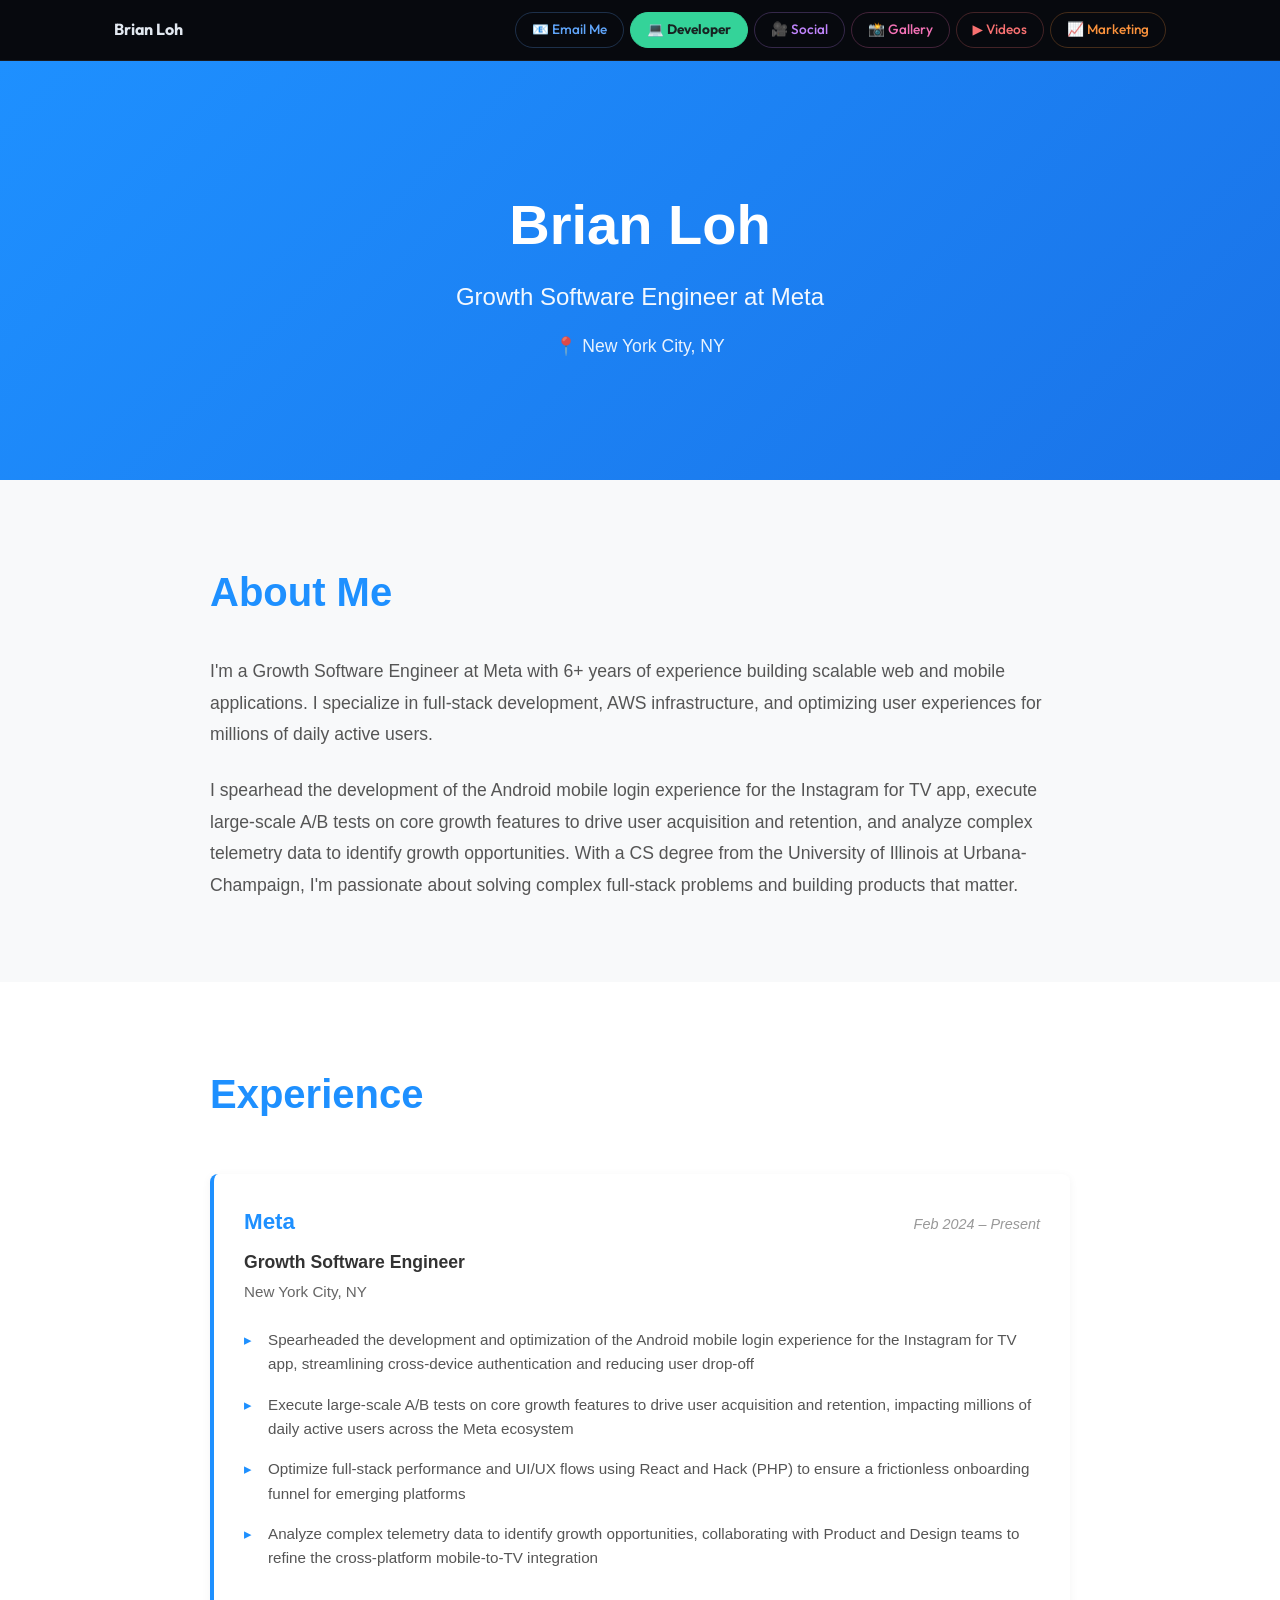
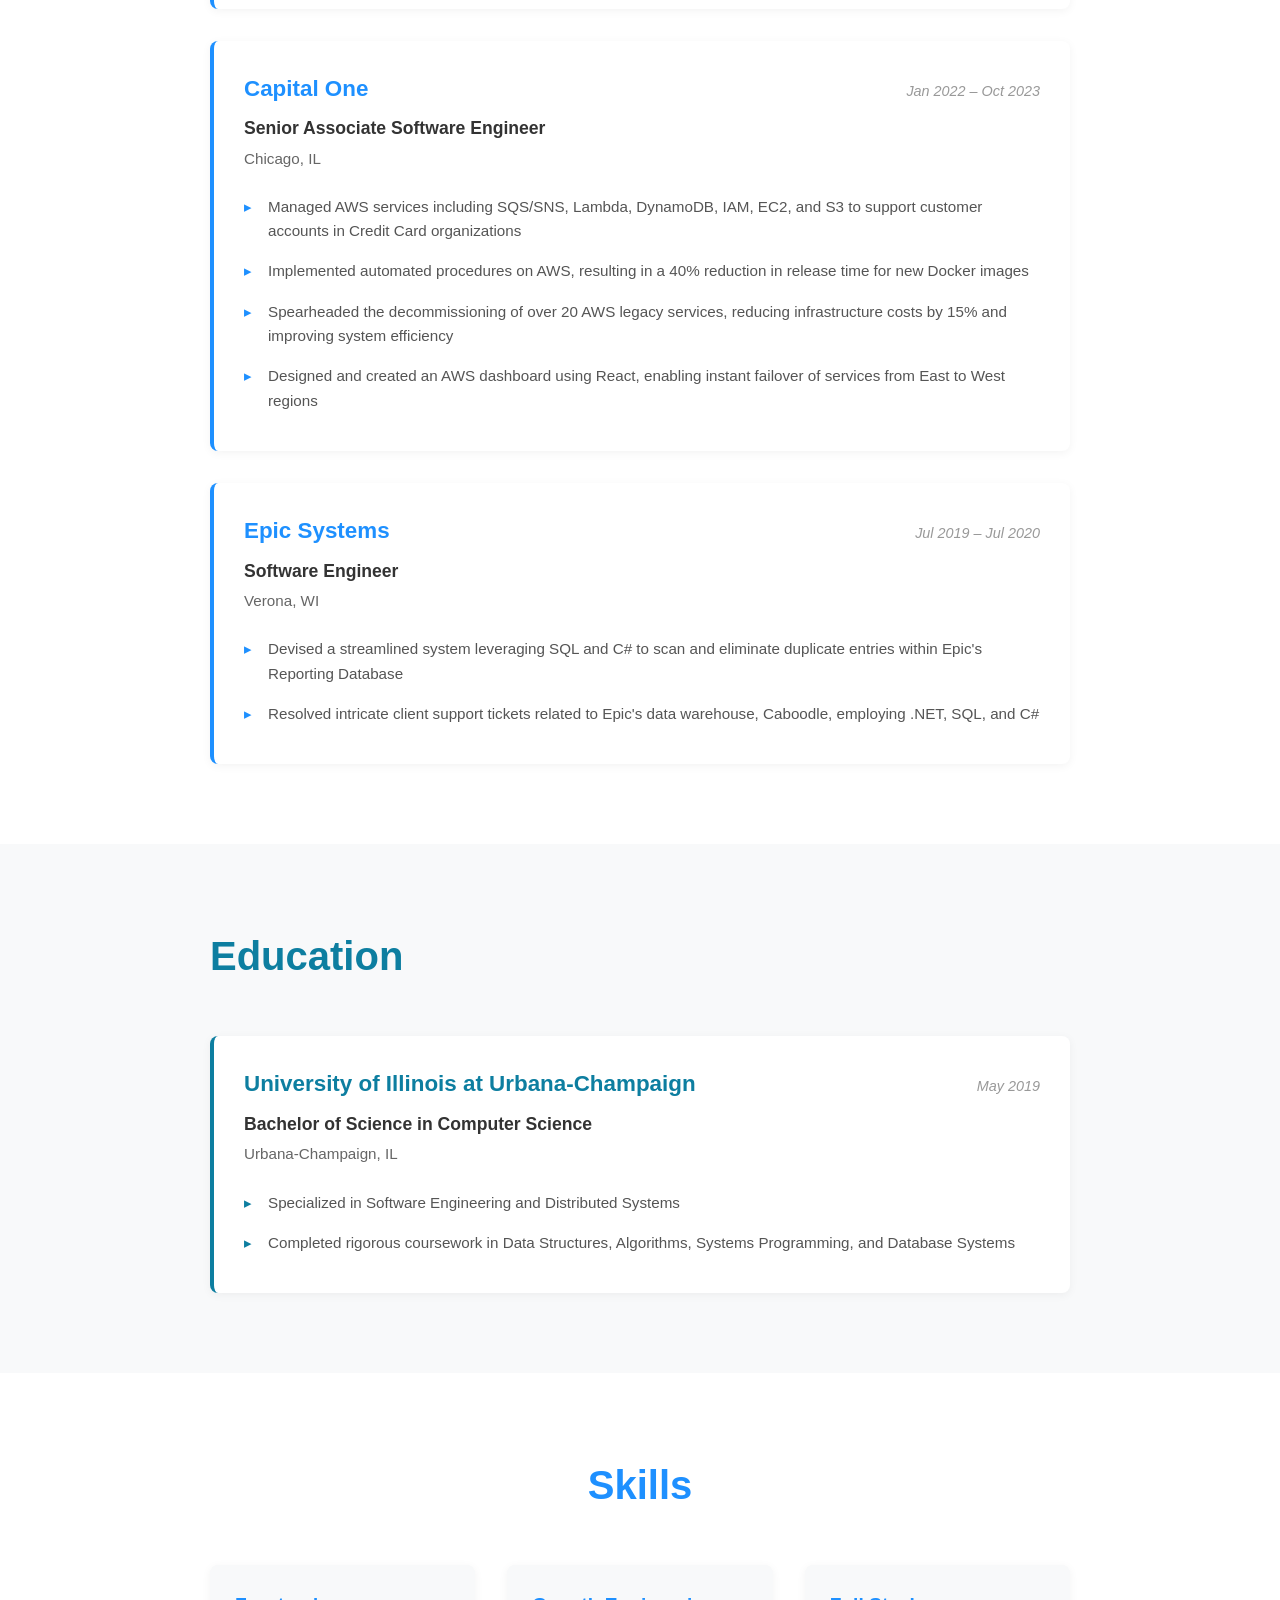
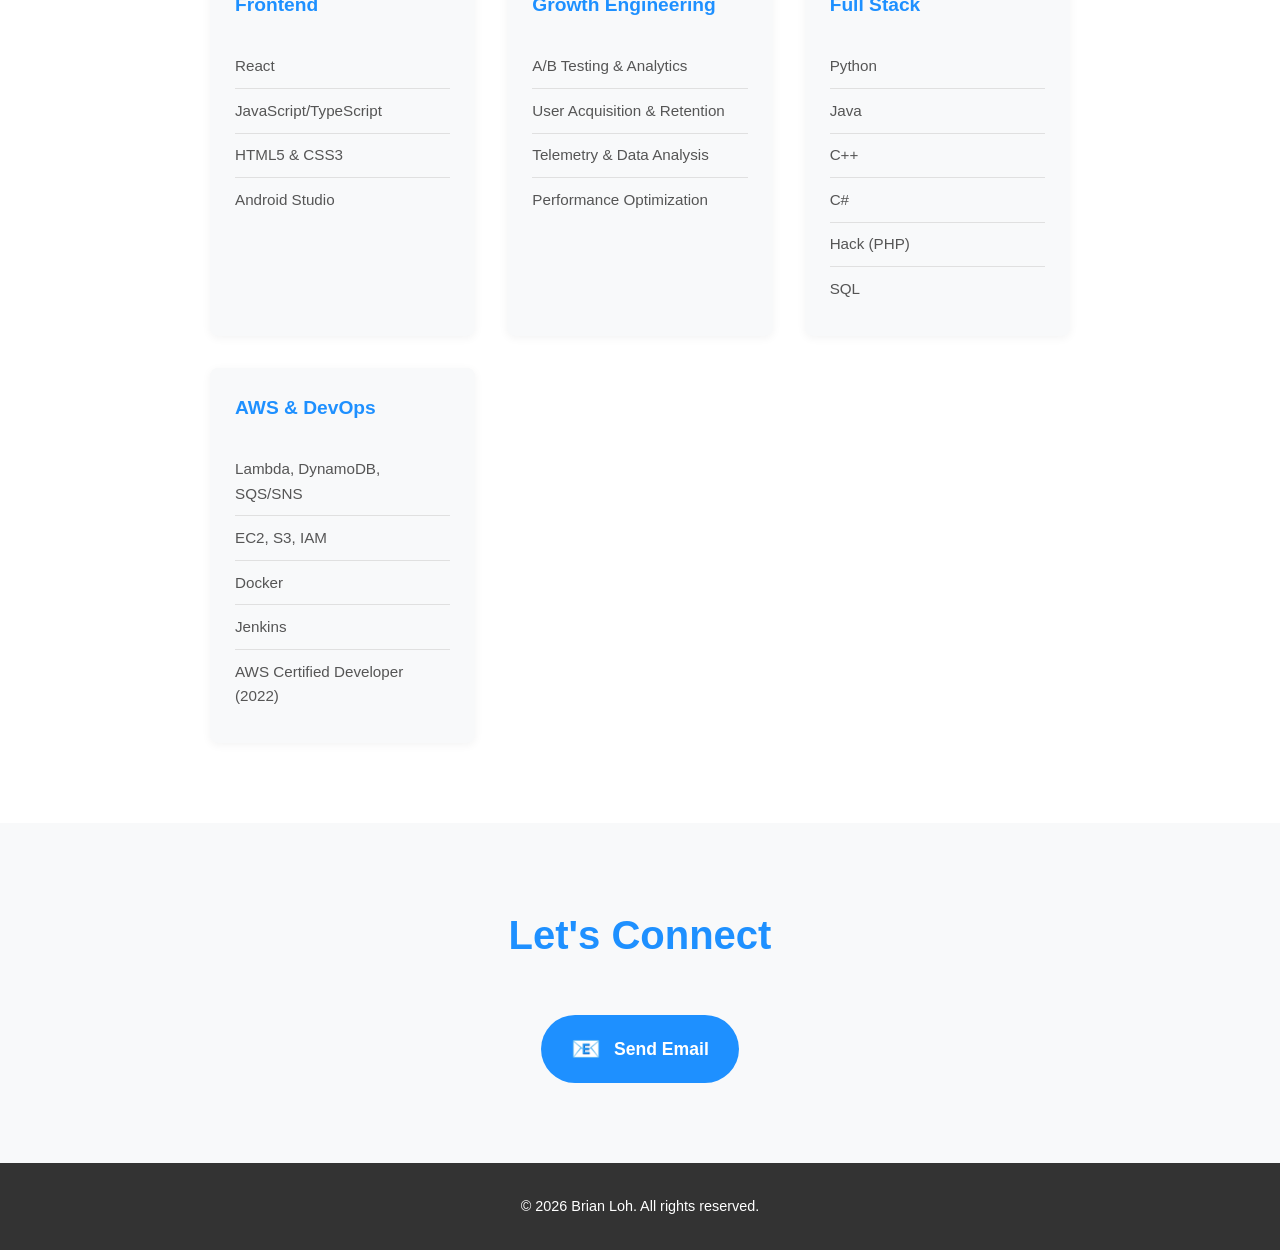
<file: index.html>
<!DOCTYPE html>
<html lang="en">
<head>
    <meta charset="UTF-8">
    <meta name="viewport" content="width=device-width, initial-scale=1.0">
    <title>Brian Loh - Growth Software Engineer</title>
    <link rel="stylesheet" href="css/nav.css">
    <link rel="stylesheet" href="css/styles.css">
</head>
<body>
    <script src="/js/nav.js"></script>

    <section id="hero" class="hero">
        <div class="container">
            <h1>Brian Loh</h1>
            <p class="title">Growth Software Engineer at Meta</p>
            <p class="location">📍 New York City, NY</p>
        </div>
    </section>

    <section id="about" class="about">
        <div class="container">
            <h2>About Me</h2>
            <p>
                I'm a Growth Software Engineer at Meta with 6+ years of experience building scalable web and mobile applications.
                I specialize in full-stack development, AWS infrastructure, and optimizing user experiences for millions of daily active users.
            </p>
            <p style="margin-top: 1.5rem;">
                I spearhead the development of the Android mobile login experience for the Instagram for TV app, 
                execute large-scale A/B tests on core growth features to drive user acquisition and retention, and analyze complex telemetry data 
                to identify growth opportunities. With a CS degree from the University of Illinois at Urbana-Champaign, I'm passionate about solving 
                complex full-stack problems and building products that matter.
            </p>
        </div>
    </section>

    <section id="experience" class="experience">
        <div class="container">
            <h2>Experience</h2>
            <div class="experience-list">
                <div class="job">
                    <div class="job-header">
                        <h3>Meta</h3>
                        <span class="date">Feb 2024 – Present</span>
                    </div>
                    <p class="role">Growth Software Engineer</p>
                    <p class="location">New York City, NY</p>
                    <ul>
                        <li>Spearheaded the development and optimization of the Android mobile login experience for the Instagram for TV app, streamlining cross-device authentication and reducing user drop-off</li>
                        <li>Execute large-scale A/B tests on core growth features to drive user acquisition and retention, impacting millions of daily active users across the Meta ecosystem</li>
                        <li>Optimize full-stack performance and UI/UX flows using React and Hack (PHP) to ensure a frictionless onboarding funnel for emerging platforms</li>
                        <li>Analyze complex telemetry data to identify growth opportunities, collaborating with Product and Design teams to refine the cross-platform mobile-to-TV integration</li>
                    </ul>
                </div>

                <div class="job">
                    <div class="job-header">
                        <h3>Capital One</h3>
                        <span class="date">Jan 2022 – Oct 2023</span>
                    </div>
                    <p class="role">Senior Associate Software Engineer</p>
                    <p class="location">Chicago, IL</p>
                    <ul>
                        <li>Managed AWS services including SQS/SNS, Lambda, DynamoDB, IAM, EC2, and S3 to support customer accounts in Credit Card organizations</li>
                        <li>Implemented automated procedures on AWS, resulting in a 40% reduction in release time for new Docker images</li>
                        <li>Spearheaded the decommissioning of over 20 AWS legacy services, reducing infrastructure costs by 15% and improving system efficiency</li>
                        <li>Designed and created an AWS dashboard using React, enabling instant failover of services from East to West regions</li>
                    </ul>
                </div>

                <div class="job">
                    <div class="job-header">
                        <h3>Epic Systems</h3>
                        <span class="date">Jul 2019 – Jul 2020</span>
                    </div>
                    <p class="role">Software Engineer</p>
                    <p class="location">Verona, WI</p>
                    <ul>
                        <li>Devised a streamlined system leveraging SQL and C# to scan and eliminate duplicate entries within Epic's Reporting Database</li>
                        <li>Resolved intricate client support tickets related to Epic's data warehouse, Caboodle, employing .NET, SQL, and C#</li>
                    </ul>
                </div>
            </div>
        </div>
    </section>

    <section id="education" class="education">
        <div class="container">
            <h2>Education</h2>
            <div class="education-list">
                <div class="edu-card">
                    <div class="edu-header">
                        <h3>University of Illinois at Urbana-Champaign</h3>
                        <span class="date">May 2019</span>
                    </div>
                    <p class="degree">Bachelor of Science in Computer Science</p>
                    <p class="location">Urbana-Champaign, IL</p>
                    <ul>
                        <li>Specialized in Software Engineering and Distributed Systems</li>
                        <li>Completed rigorous coursework in Data Structures, Algorithms, Systems Programming, and Database Systems</li>
                    </ul>
                </div>
            </div>
        </div>
    </section>

    <section id="skills" class="skills">
        <div class="container">
            <h2>Skills</h2>
            <div class="skills-grid">
                <div class="skill-card">
                    <h3>Frontend</h3>
                    <ul>
                        <li>React</li>
                        <li>JavaScript/TypeScript</li>
                        <li>HTML5 & CSS3</li>
                        <li>Android Studio</li>
                    </ul>
                </div>
                <div class="skill-card">
                    <h3>Growth Engineering</h3>
                    <ul>
                        <li>A/B Testing & Analytics</li>
                        <li>User Acquisition & Retention</li>
                        <li>Telemetry & Data Analysis</li>
                        <li>Performance Optimization</li>
                    </ul>
                </div>
                <div class="skill-card">
                    <h3>Full Stack</h3>
                    <ul>
                        <li>Python</li>
                        <li>Java</li>
                        <li>C++</li>
                        <li>C#</li>
                        <li>Hack (PHP)</li>
                        <li>SQL</li>
                    </ul>
                </div>
                <div class="skill-card">
                    <h3>AWS & DevOps</h3>
                    <ul>
                        <li>Lambda, DynamoDB, SQS/SNS</li>
                        <li>EC2, S3, IAM</li>
                        <li>Docker</li>
                        <li>Jenkins</li>
                        <li>AWS Certified Developer (2022)</li>
                    </ul>
                </div>
            </div>
        </div>
    </section>

    <section id="contact" class="contact">
        <div class="container">
            <h2>Let's Connect</h2>
            <div class="contact-buttons">
                <a href="mailto:brianzloh@gmail.com" class="contact-btn email-btn">
                    <span class="icon">📧</span>
                    <span>Send Email</span>
                </a>
            </div>
        </div>
    </section>

    <footer>
        <div class="container">
            <p>&copy; 2026 Brian Loh. All rights reserved.</p>
        </div>
    </footer>

    <script src="js/script.js"></script>
</body>
</html>
</file>
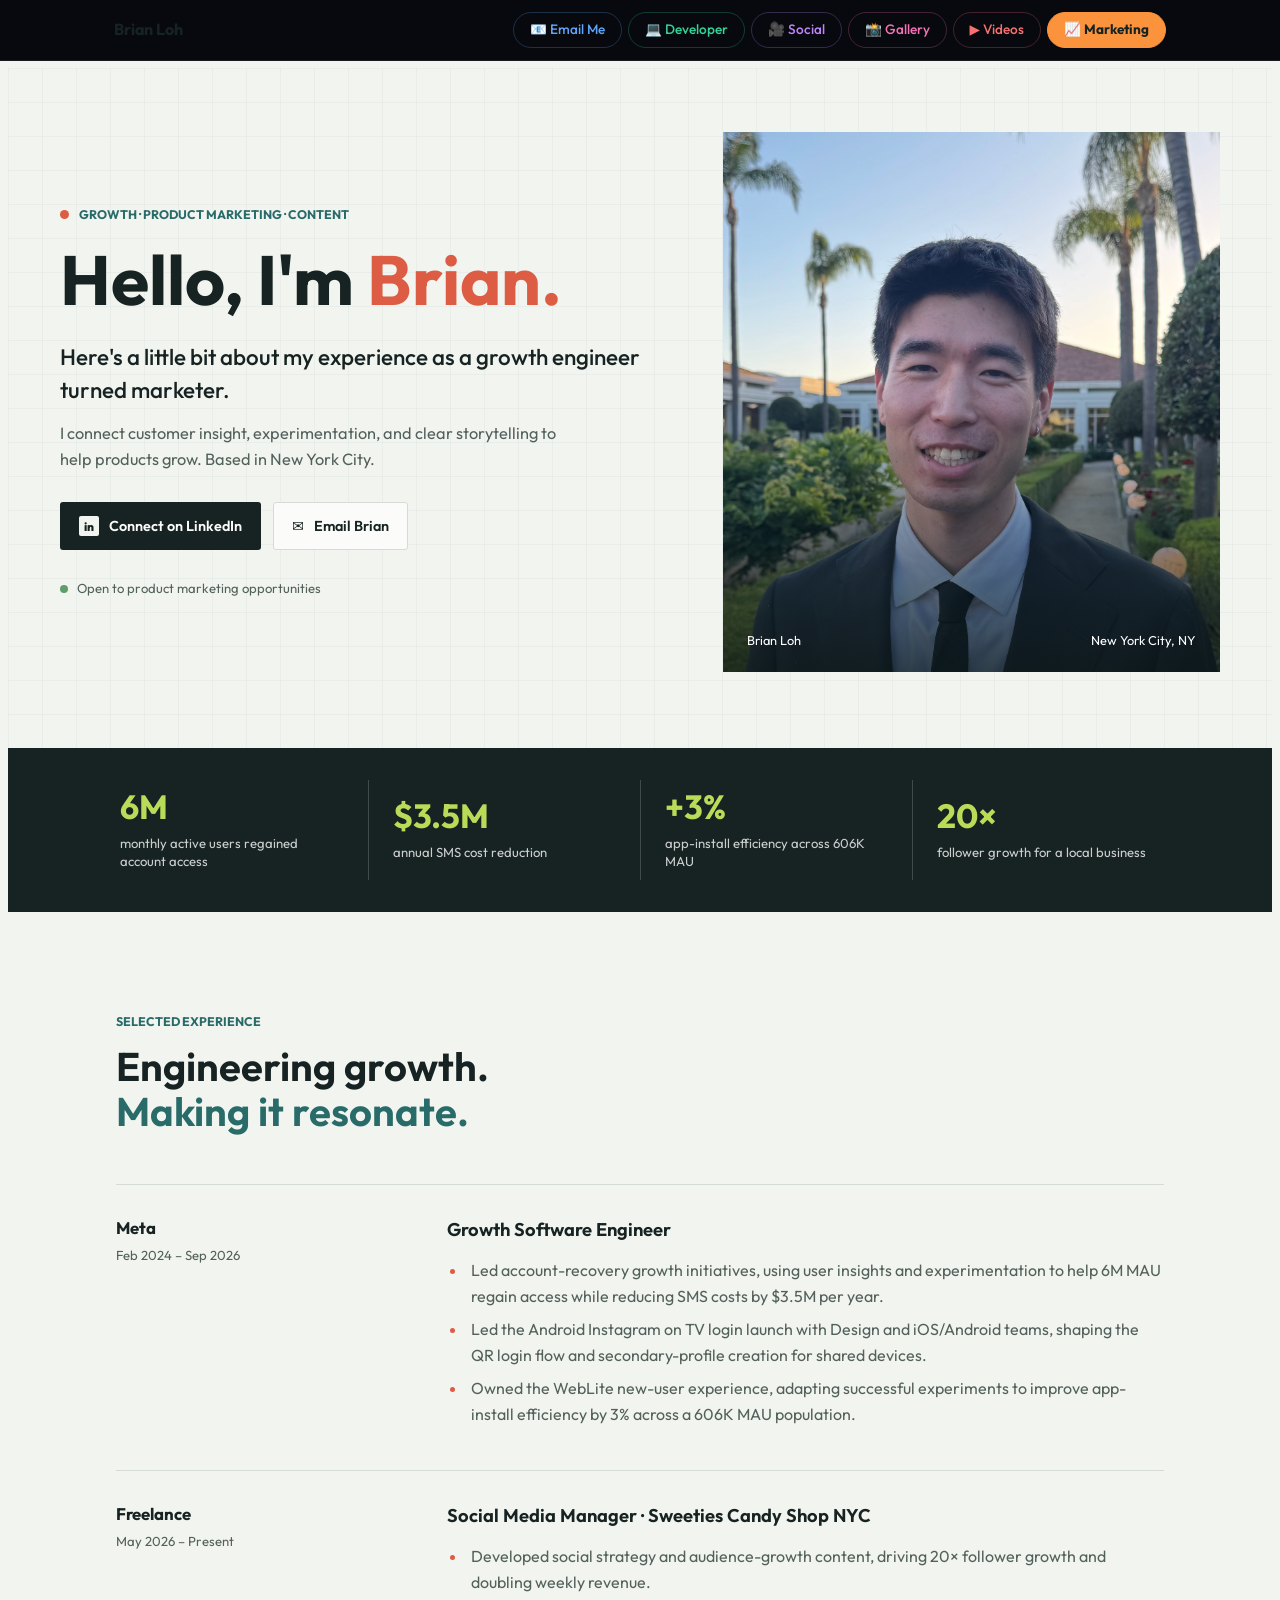
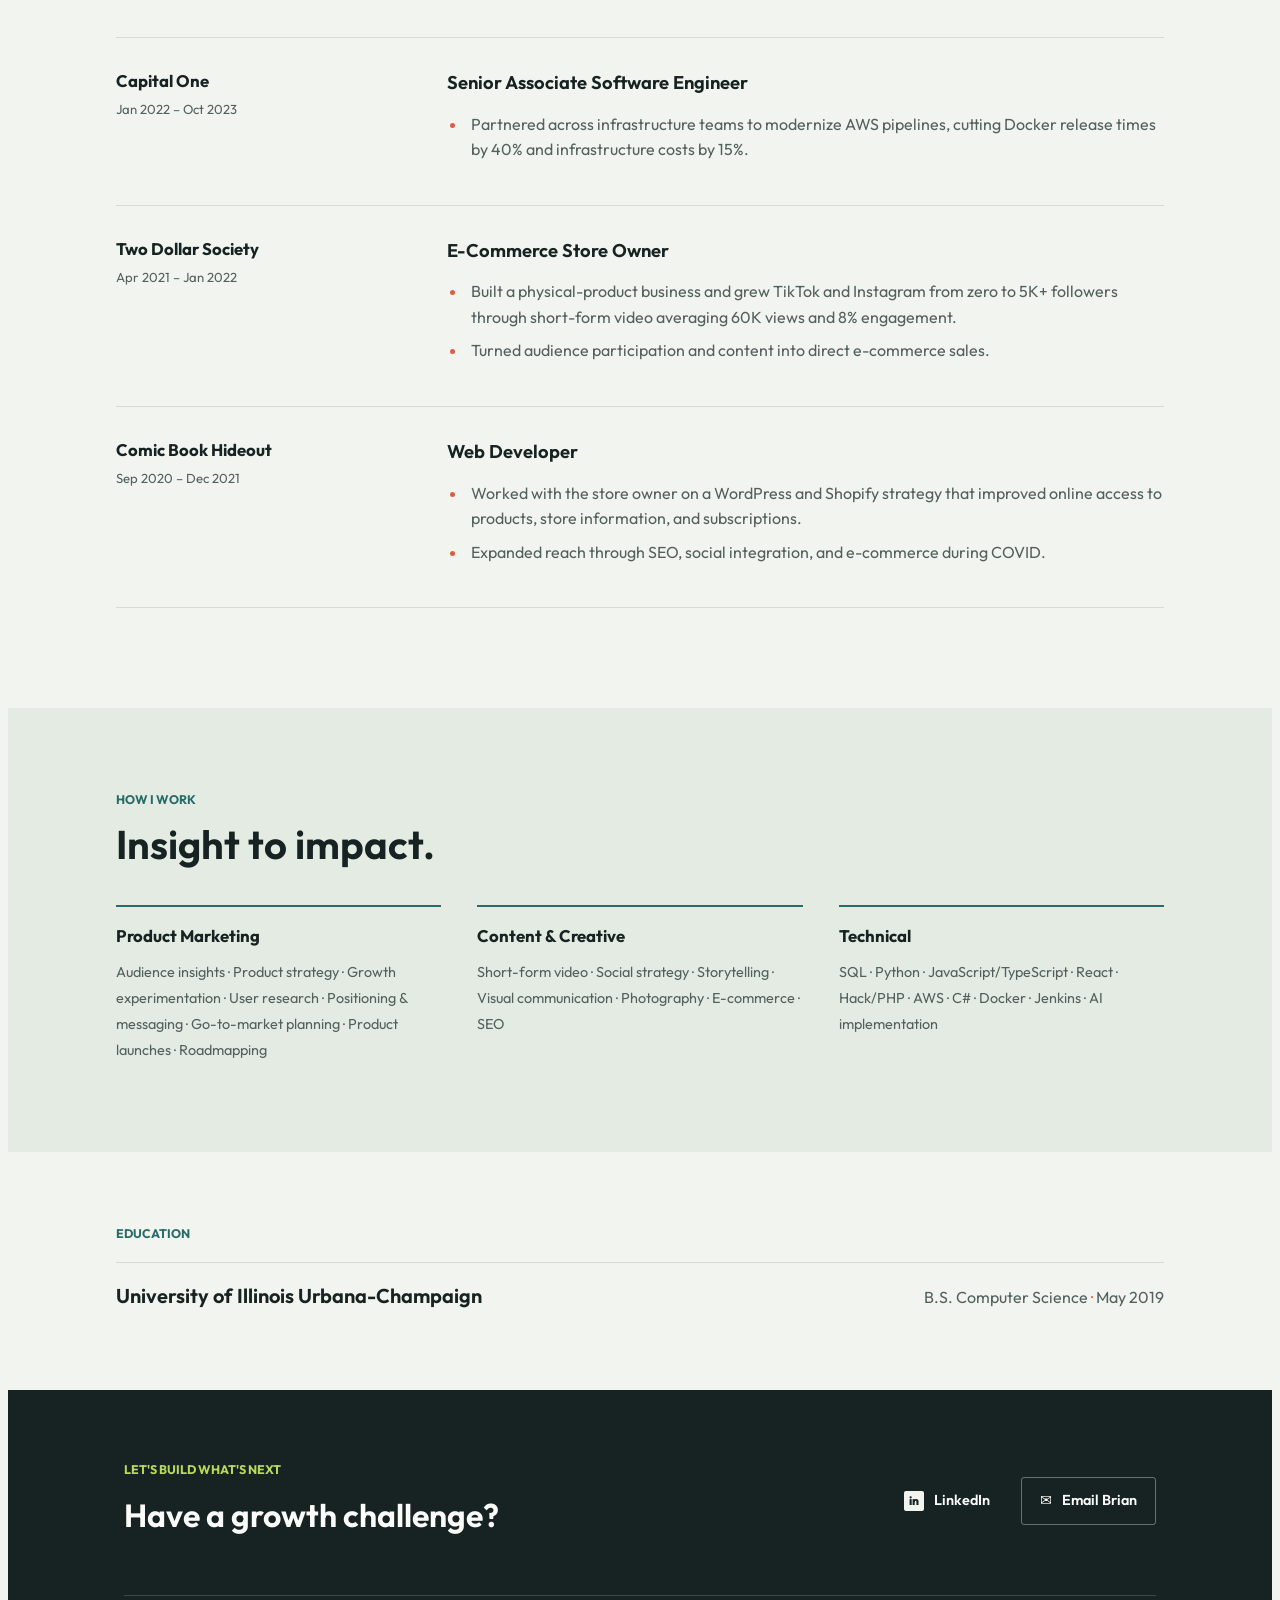
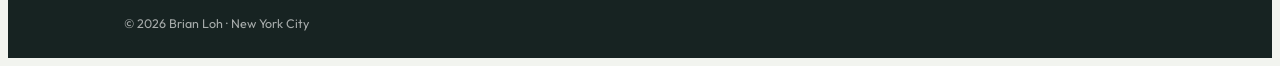
<file: marketing/index.html>
<!DOCTYPE html>
<html lang="en">
<head>
    <meta charset="UTF-8">
    <meta name="viewport" content="width=device-width, initial-scale=1.0">
    <title>Brian Loh | Growth &amp; Product Marketing</title>
    <meta name="description" content="Brian Loh's growth and product marketing experience, from Meta growth launches to social strategy for local businesses.">
    <link rel="preconnect" href="https://fonts.googleapis.com">
    <link rel="preconnect" href="https://fonts.gstatic.com" crossorigin>
    <link href="https://fonts.googleapis.com/css2?family=Outfit:wght@300;400;500;600;700;800;900&display=swap" rel="stylesheet">
    <link rel="stylesheet" href="../css/nav.css">
    <link rel="stylesheet" href="styles.css">
</head>
<body class="marketing-page">
    <script src="/js/nav.js"></script>

    <main>
        <section class="marketing-hero" aria-labelledby="marketing-title">
            <div class="marketing-hero-inner">
                <div class="marketing-hero-copy">
                    <p class="eyebrow"><span></span> Growth · Product Marketing · Content</p>
                    <h1 id="marketing-title">Hello, I'm <span>Brian.</span></h1>
                    <p class="hero-summary">Here's a little bit about my experience as a growth engineer turned marketer.</p>
                    <p class="hero-detail">I connect customer insight, experimentation, and clear storytelling to help products grow. Based in New York City.</p>
                    <div class="hero-actions">
                        <a class="contact-button linkedin-button" href="https://www.linkedin.com/in/bzloh/" target="_blank" rel="noopener noreferrer">
                            <span class="linkedin-mark" aria-hidden="true">in</span> Connect on LinkedIn
                        </a>
                        <a class="contact-button email-button" href="mailto:brianzloh@gmail.com?subject=Growth%20and%20Marketing%20Opportunity">
                            <span aria-hidden="true">✉</span> Email Brian
                        </a>
                    </div>
                    <p class="hero-availability"><span></span> Open to product marketing opportunities</p>
                </div>
                <figure class="hero-portrait">
                    <img src="assets/IMG_2581.jpg" alt="Brian Loh in a suit outdoors in a landscaped garden" fetchpriority="high">
                    <figcaption><span>Brian Loh</span><span>New York City, NY</span></figcaption>
                </figure>
            </div>
        </section>

        <section class="impact-strip" aria-label="Selected growth outcomes">
            <div class="impact-inner">
                <div class="impact-item"><strong>6M</strong><span>monthly active users regained account access</span></div>
                <div class="impact-item"><strong>$3.5M</strong><span>annual SMS cost reduction</span></div>
                <div class="impact-item"><strong>+3%</strong><span>app-install efficiency across 606K MAU</span></div>
                <div class="impact-item"><strong>20×</strong><span>follower growth for a local business</span></div>
            </div>
        </section>

        <section class="experience-section content-section" aria-labelledby="experience-title">
            <div class="section-heading">
                <p class="eyebrow">Selected experience</p>
                <h2 id="experience-title">Engineering growth.<br><span>Making it resonate.</span></h2>
            </div>

            <div class="experience-list">
                <article class="experience-row">
                    <div class="experience-meta"><span>Meta</span><time>Feb 2024 – Sep 2026</time></div>
                    <div class="experience-copy">
                        <h3>Growth Software Engineer</h3>
                        <ul>
                            <li>Led account-recovery growth initiatives, using user insights and experimentation to help 6M MAU regain access while reducing SMS costs by $3.5M per year.</li>
                            <li>Led the Android Instagram on TV login launch with Design and iOS/Android teams, shaping the QR login flow and secondary-profile creation for shared devices.</li>
                            <li>Owned the WebLite new-user experience, adapting successful experiments to improve app-install efficiency by 3% across a 606K MAU population.</li>
                        </ul>
                    </div>
                </article>

                <article class="experience-row">
                    <div class="experience-meta"><span>Freelance</span><time>May 2026 – Present</time></div>
                    <div class="experience-copy">
                        <h3>Social Media Manager · Sweeties Candy Shop NYC</h3>
                        <ul>
                            <li>Developed social strategy and audience-growth content, driving 20× follower growth and doubling weekly revenue.</li>
                        </ul>
                    </div>
                </article>

                <article class="experience-row">
                    <div class="experience-meta"><span>Capital One</span><time>Jan 2022 – Oct 2023</time></div>
                    <div class="experience-copy">
                        <h3>Senior Associate Software Engineer</h3>
                        <ul>
                            <li>Partnered across infrastructure teams to modernize AWS pipelines, cutting Docker release times by 40% and infrastructure costs by 15%.</li>
                        </ul>
                    </div>
                </article>

                <article class="experience-row">
                    <div class="experience-meta"><span>Two Dollar Society</span><time>Apr 2021 – Jan 2022</time></div>
                    <div class="experience-copy">
                        <h3>E-Commerce Store Owner</h3>
                        <ul>
                            <li>Built a physical-product business and grew TikTok and Instagram from zero to 5K+ followers through short-form video averaging 60K views and 8% engagement.</li>
                            <li>Turned audience participation and content into direct e-commerce sales.</li>
                        </ul>
                    </div>
                </article>

                <article class="experience-row">
                    <div class="experience-meta"><span>Comic Book Hideout</span><time>Sep 2020 – Dec 2021</time></div>
                    <div class="experience-copy">
                        <h3>Web Developer</h3>
                        <ul>
                            <li>Worked with the store owner on a WordPress and Shopify strategy that improved online access to products, store information, and subscriptions.</li>
                            <li>Expanded reach through SEO, social integration, and e-commerce during COVID.</li>
                        </ul>
                    </div>
                </article>
            </div>
        </section>

        <section class="capabilities-section" aria-labelledby="capabilities-title">
            <div class="content-section capabilities-inner">
                <div class="section-heading">
                    <p class="eyebrow">How I work</p>
                    <h2 id="capabilities-title">Insight to impact.</h2>
                </div>
                <div class="capability-columns">
                    <div class="capability-group">
                        <h3>Product Marketing</h3>
                        <p>Audience insights · Product strategy · Growth experimentation · User research · Positioning &amp; messaging · Go-to-market planning · Product launches · Roadmapping</p>
                    </div>
                    <div class="capability-group">
                        <h3>Content &amp; Creative</h3>
                        <p>Short-form video · Social strategy · Storytelling · Visual communication · Photography · E-commerce · SEO</p>
                    </div>
                    <div class="capability-group">
                        <h3>Technical</h3>
                        <p>SQL · Python · JavaScript/TypeScript · React · Hack/PHP · AWS · C# · Docker · Jenkins · AI implementation</p>
                    </div>
                </div>
            </div>
        </section>

        <section class="education-section content-section" aria-labelledby="education-title">
            <p class="eyebrow">Education</p>
            <div class="education-line">
                <h2 id="education-title">University of Illinois Urbana-Champaign</h2>
                <p>B.S. Computer Science <span>·</span> May 2019</p>
            </div>
        </section>
    </main>

    <footer class="marketing-footer">
        <div class="footer-inner">
            <div>
                <p class="eyebrow">Let's build what's next</p>
                <h2>Have a growth challenge?</h2>
            </div>
            <div class="footer-actions">
                <a class="contact-button linkedin-button" href="https://www.linkedin.com/in/bzloh/" target="_blank" rel="noopener noreferrer"><span class="linkedin-mark" aria-hidden="true">in</span> LinkedIn</a>
                <a class="contact-button email-button" href="mailto:brianzloh@gmail.com?subject=Growth%20and%20Marketing%20Opportunity"><span aria-hidden="true">✉</span> Email Brian</a>
            </div>
        </div>
        <p class="footer-credit">© 2026 Brian Loh · New York City</p>
    </footer>
</body>
</html>
</file>
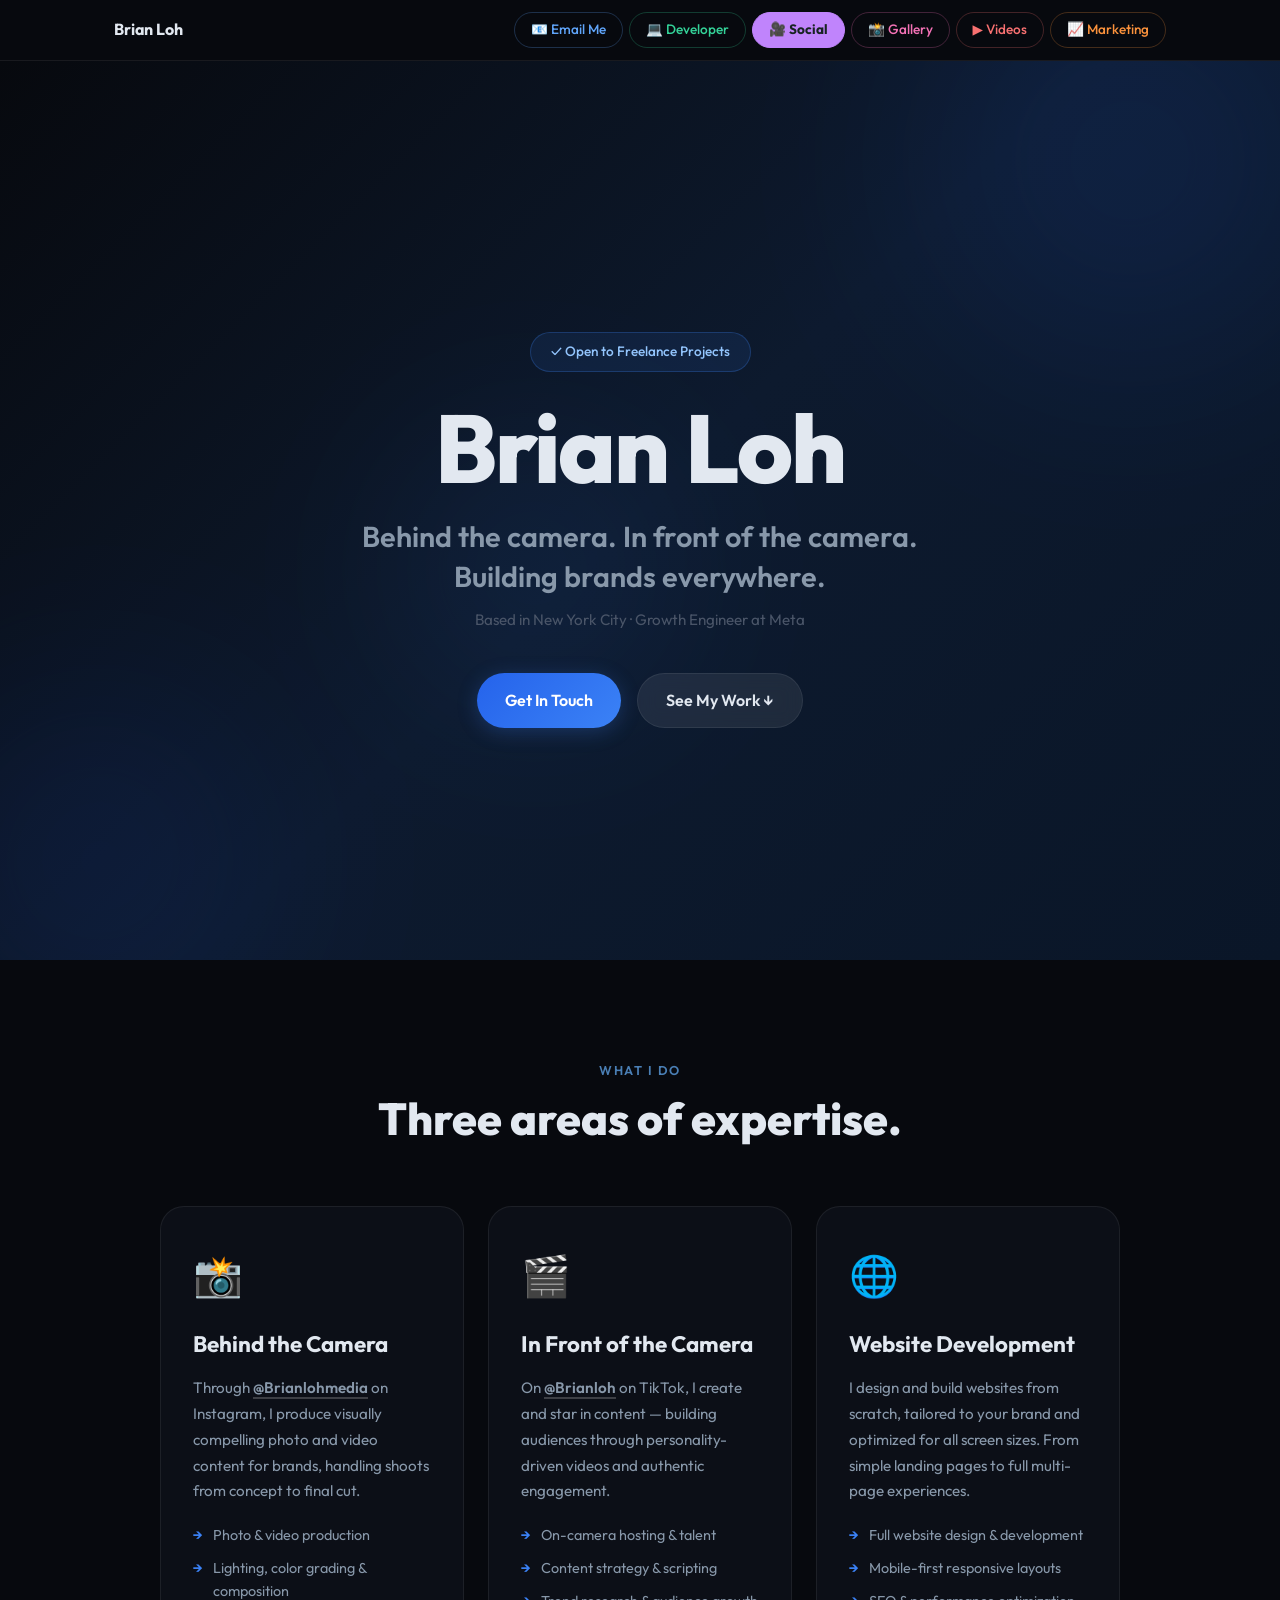
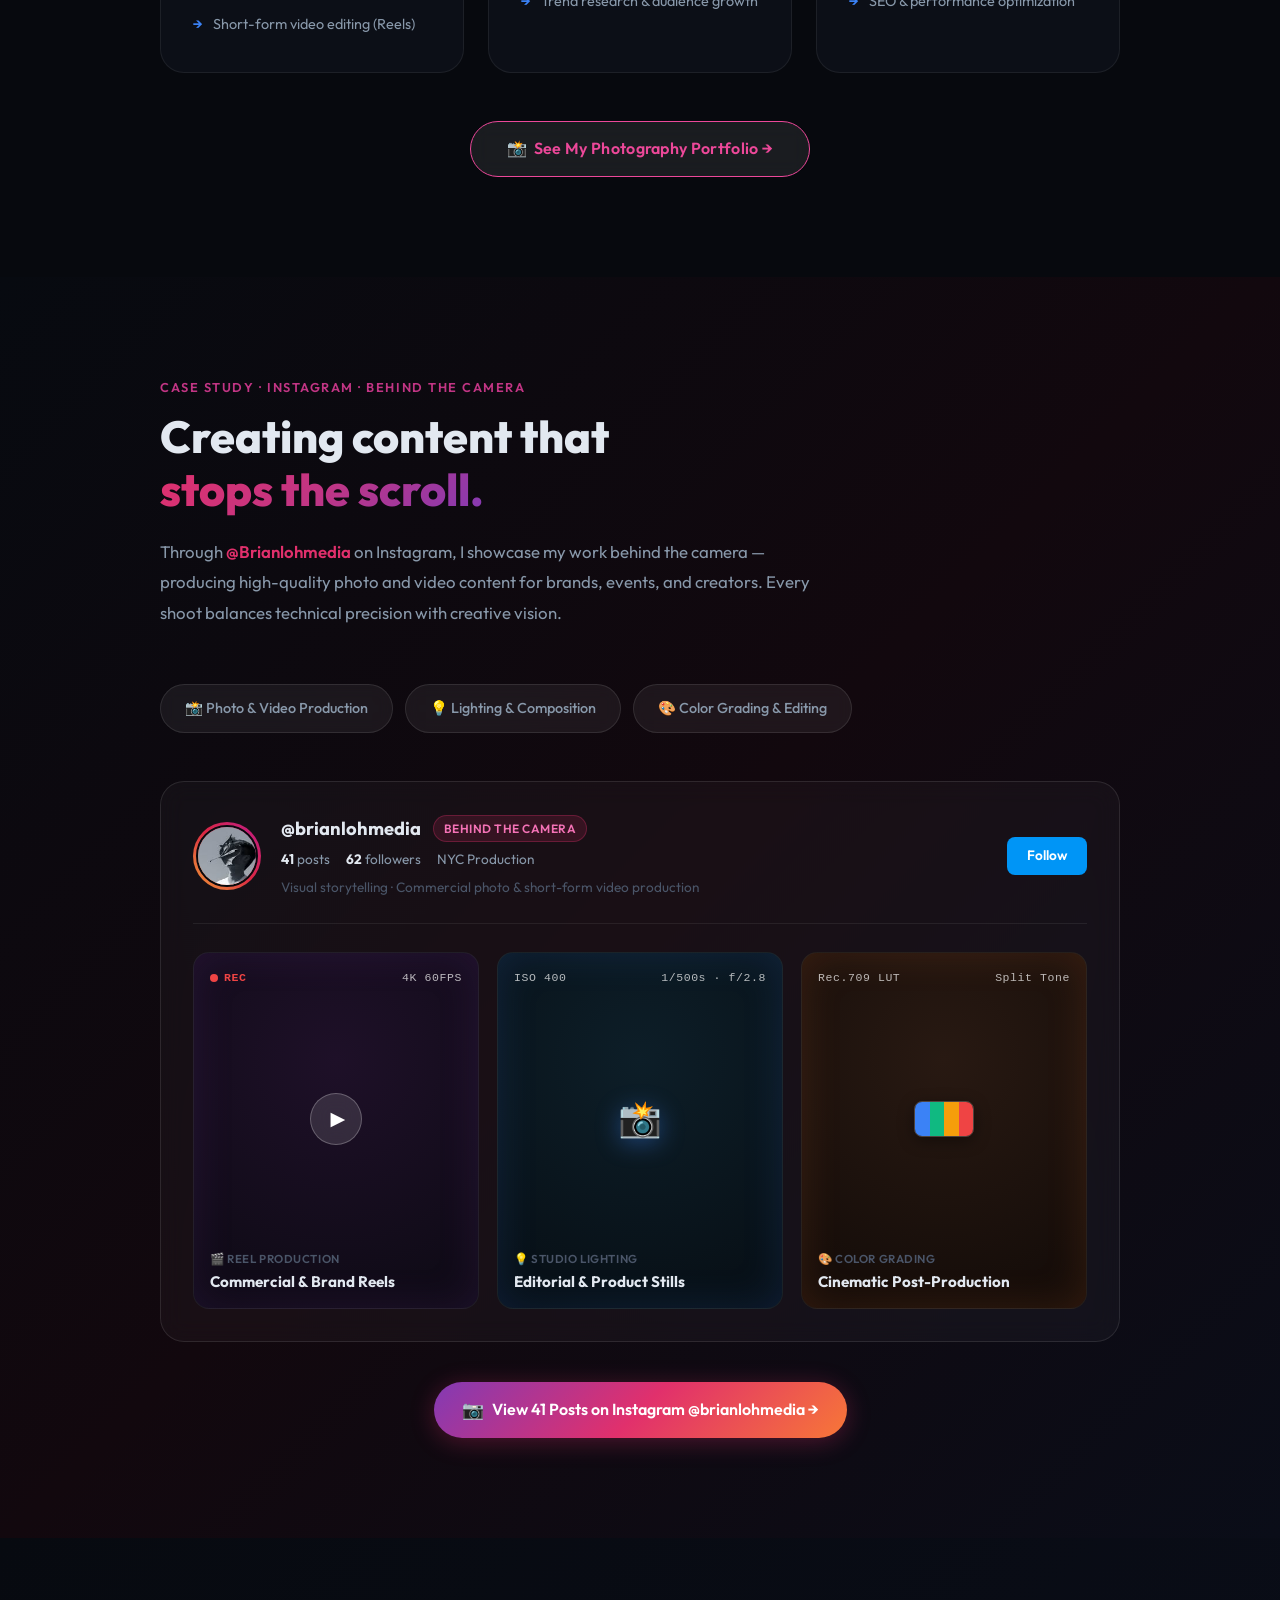
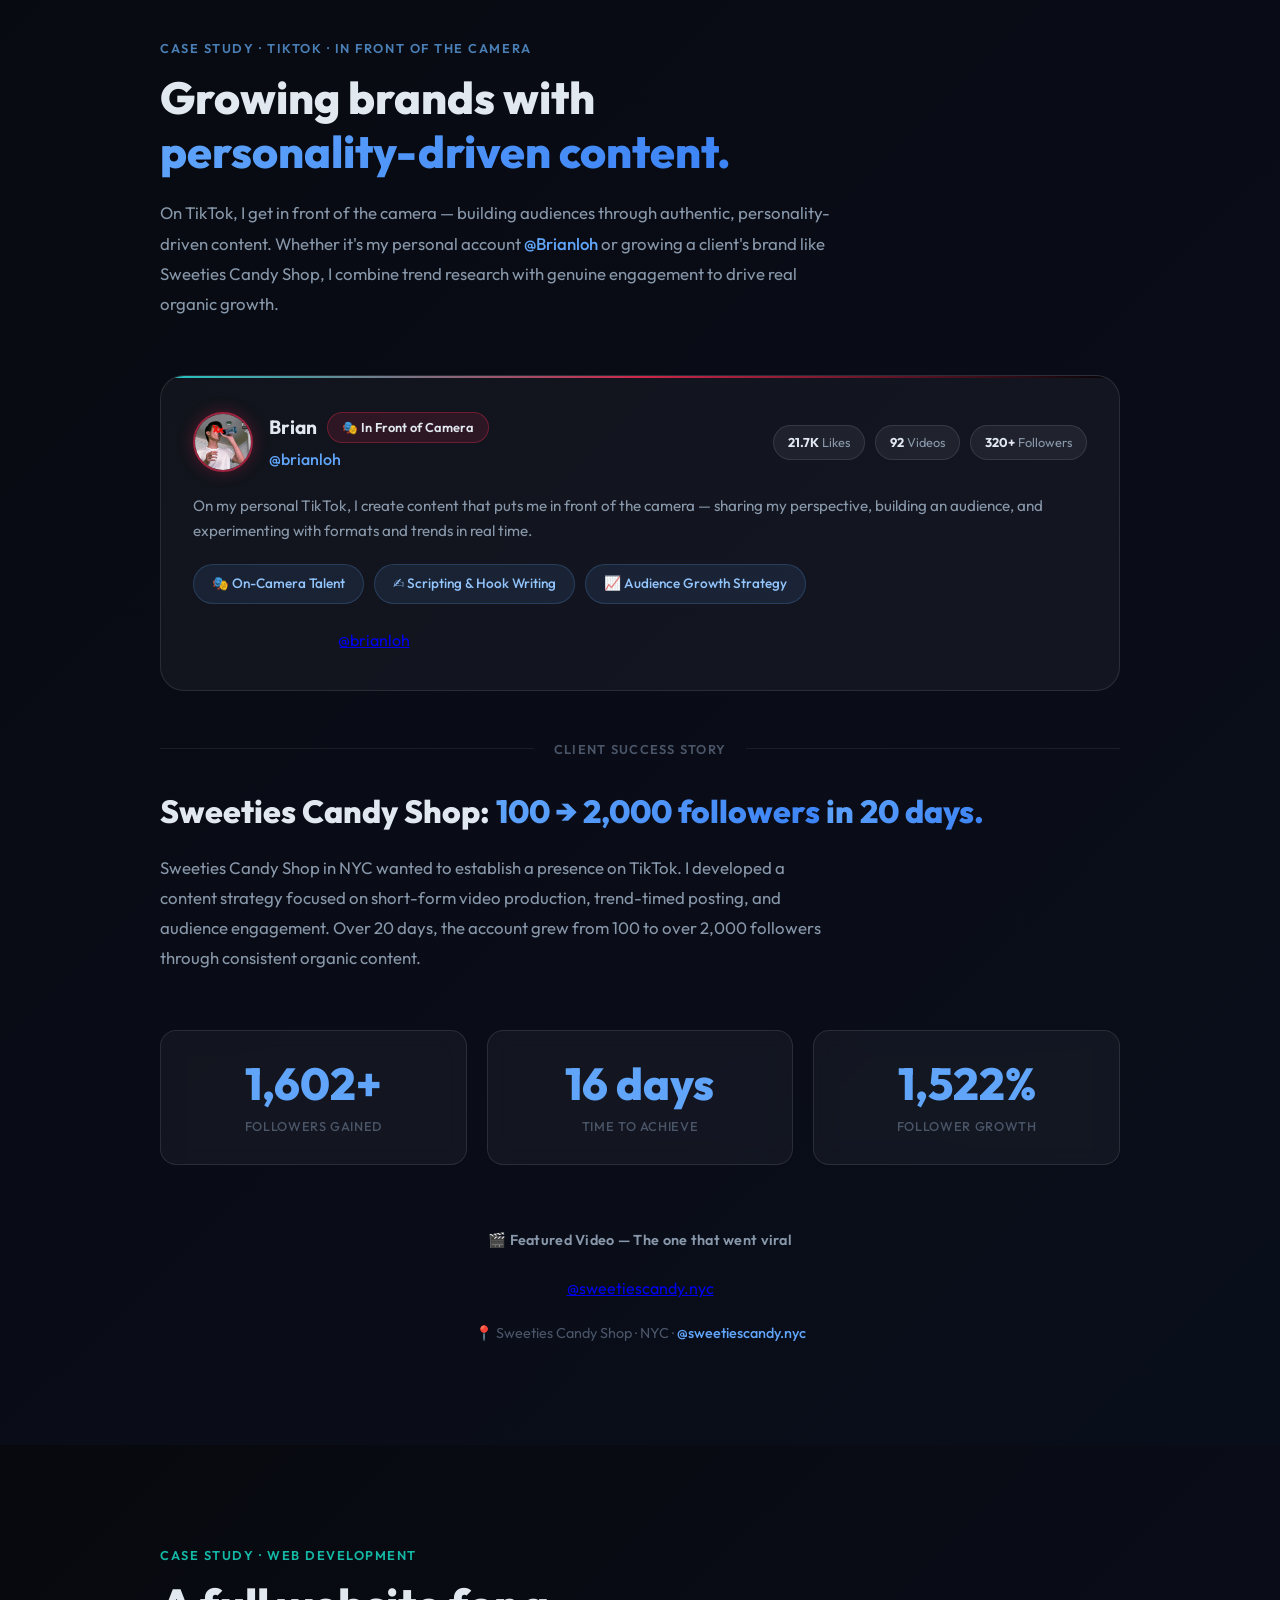
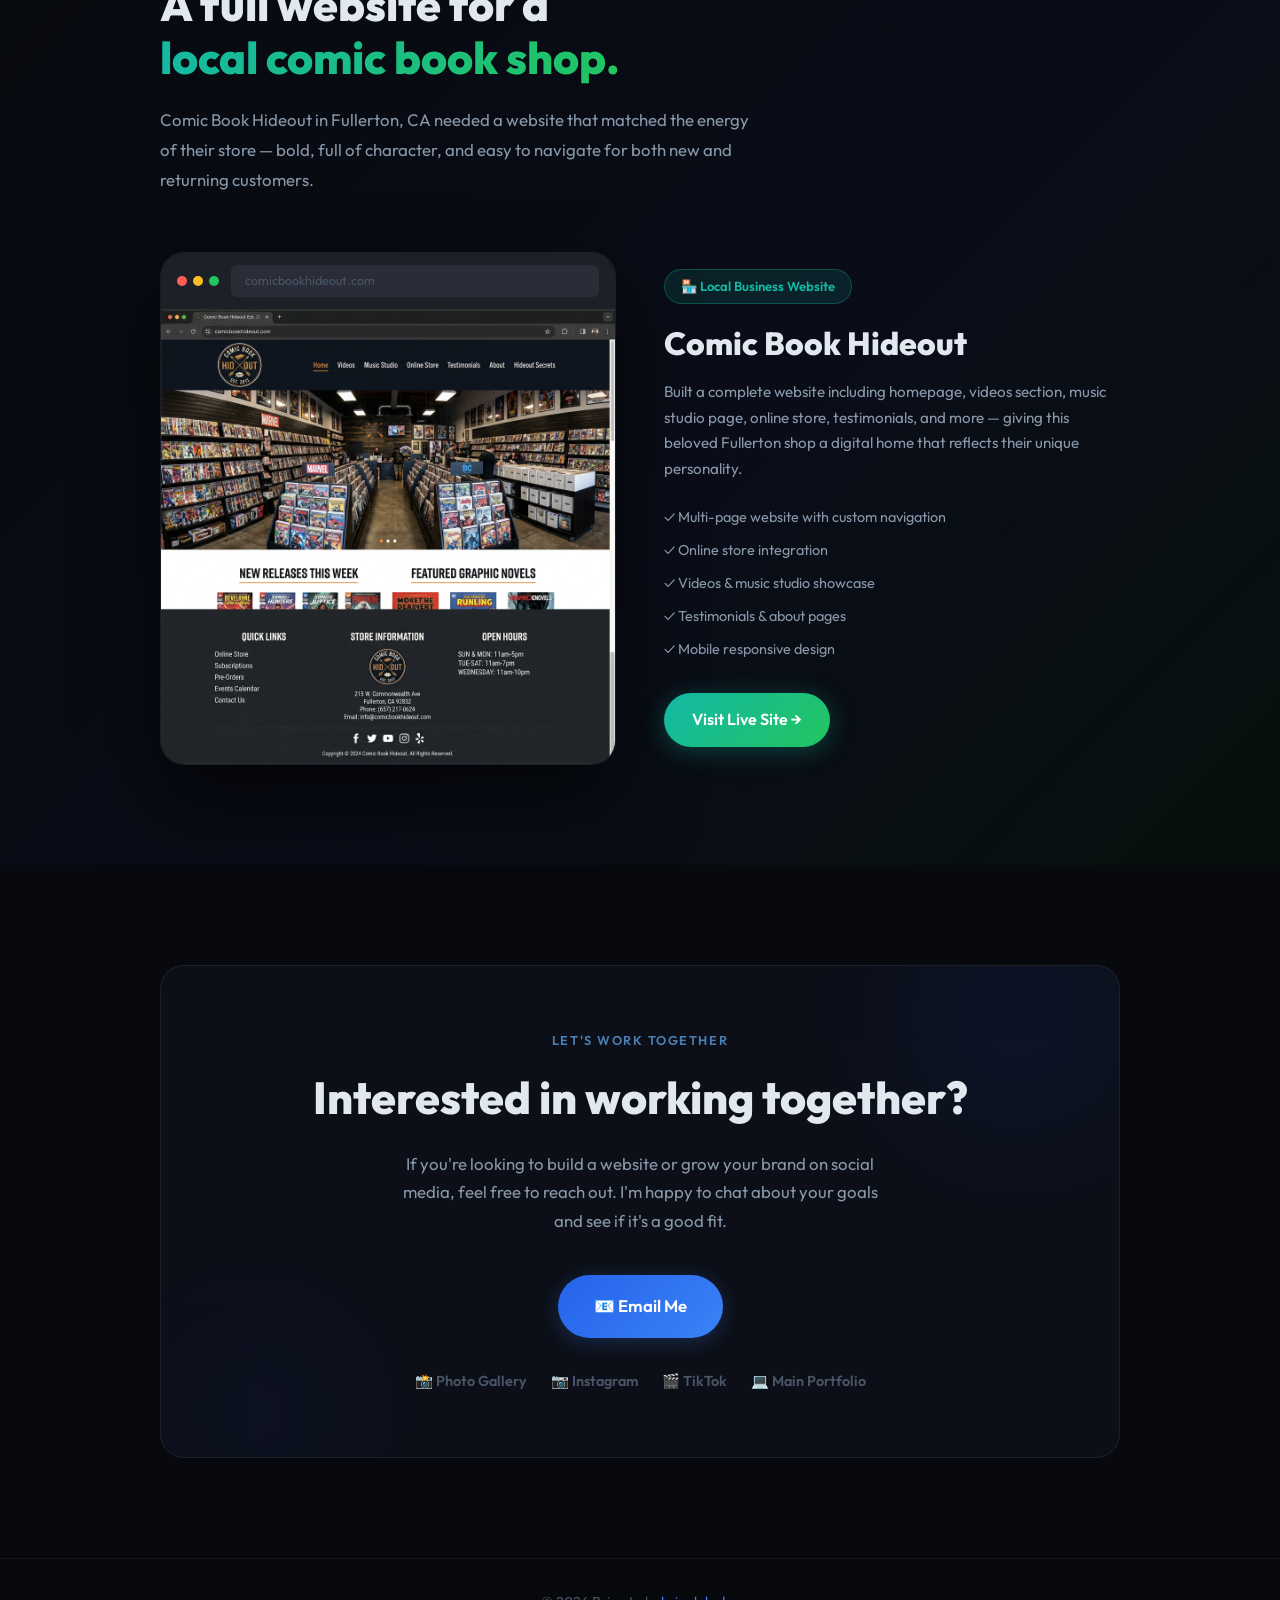
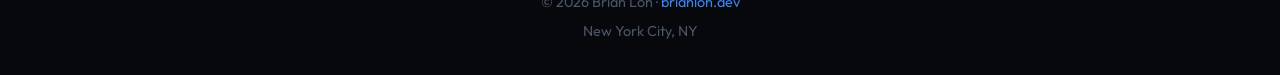
<file: social/index.html>
<!DOCTYPE html>
<html lang="en">
<head>
    <meta charset="UTF-8">
    <meta http-equiv="refresh" content="0; url=/socialmedia/">
    <title>Redirecting...</title>
    <script type="text/javascript">
        window.location.href = "/socialmedia/";
    </script>
</head>
<body>
    <p>If you are not redirected automatically, follow this <a href="/socialmedia/">link to the social media portfolio</a>.</p>
</body>
</html>
</file>
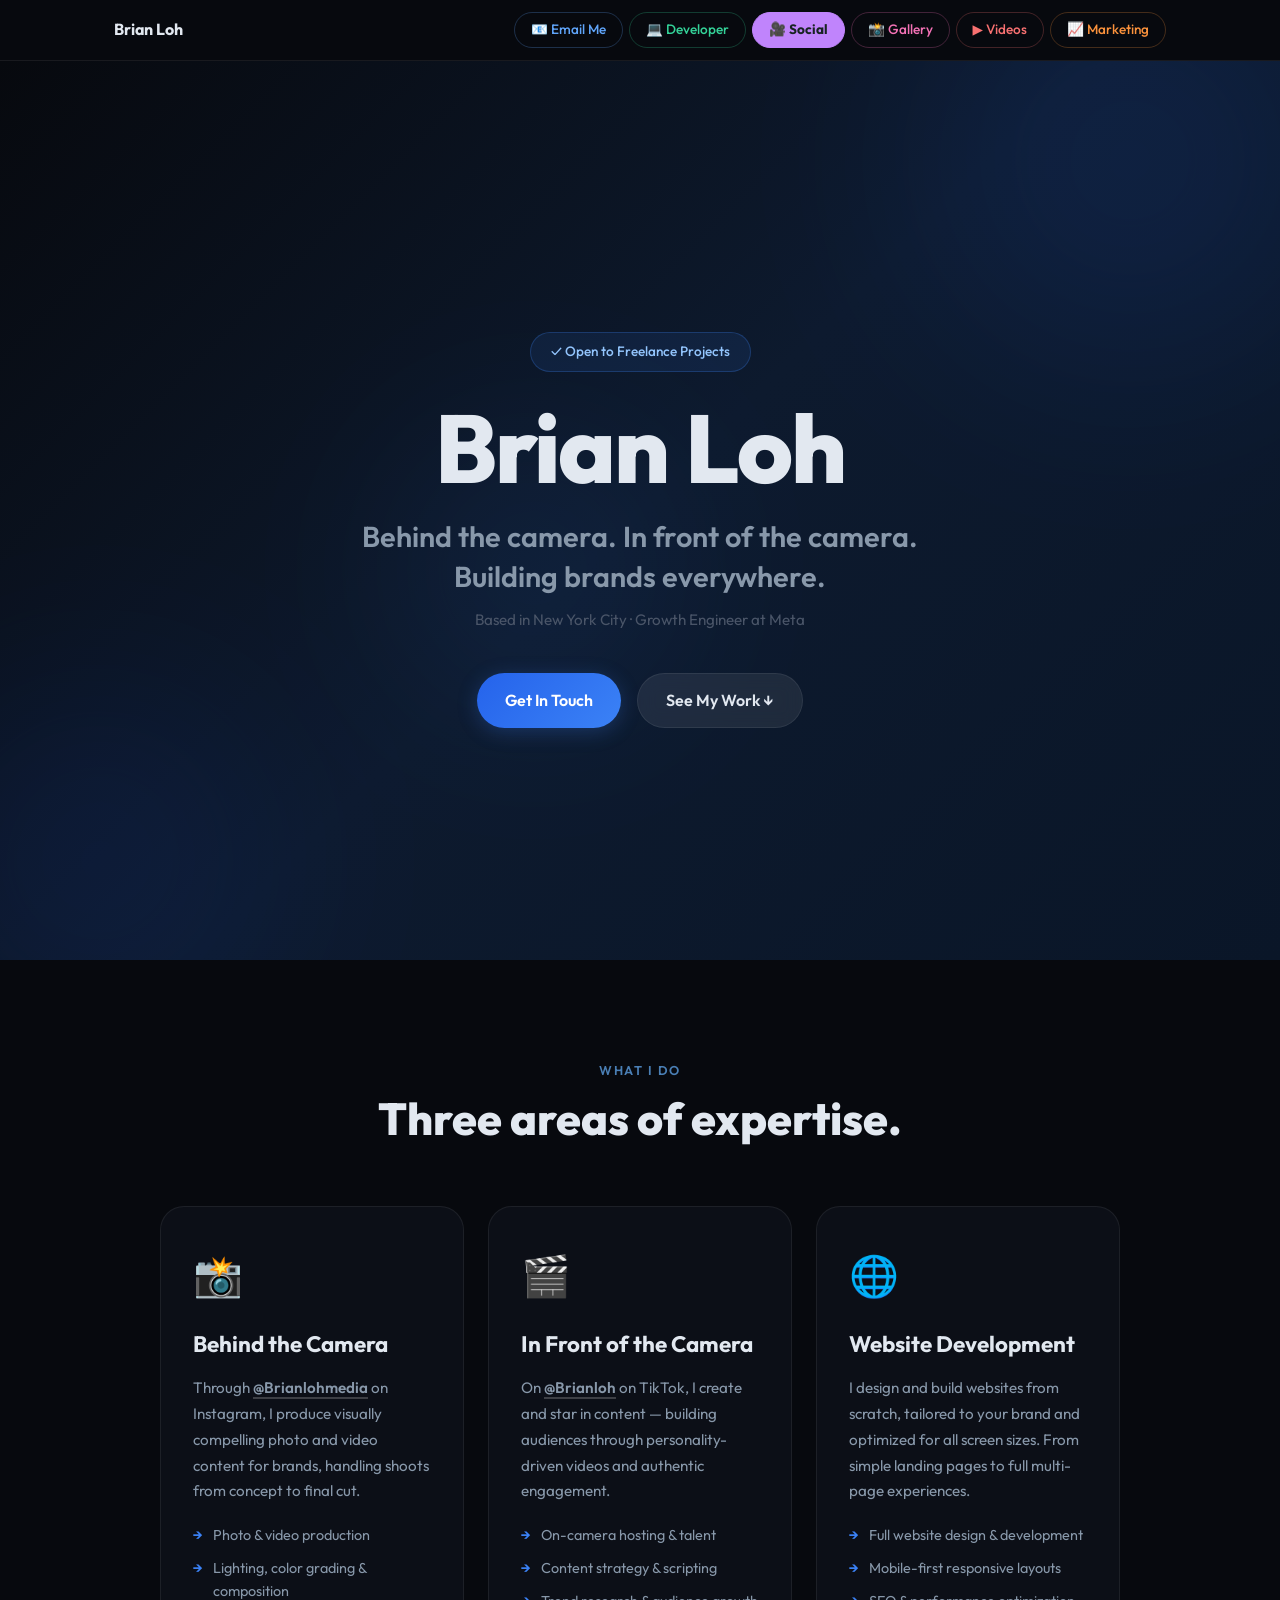
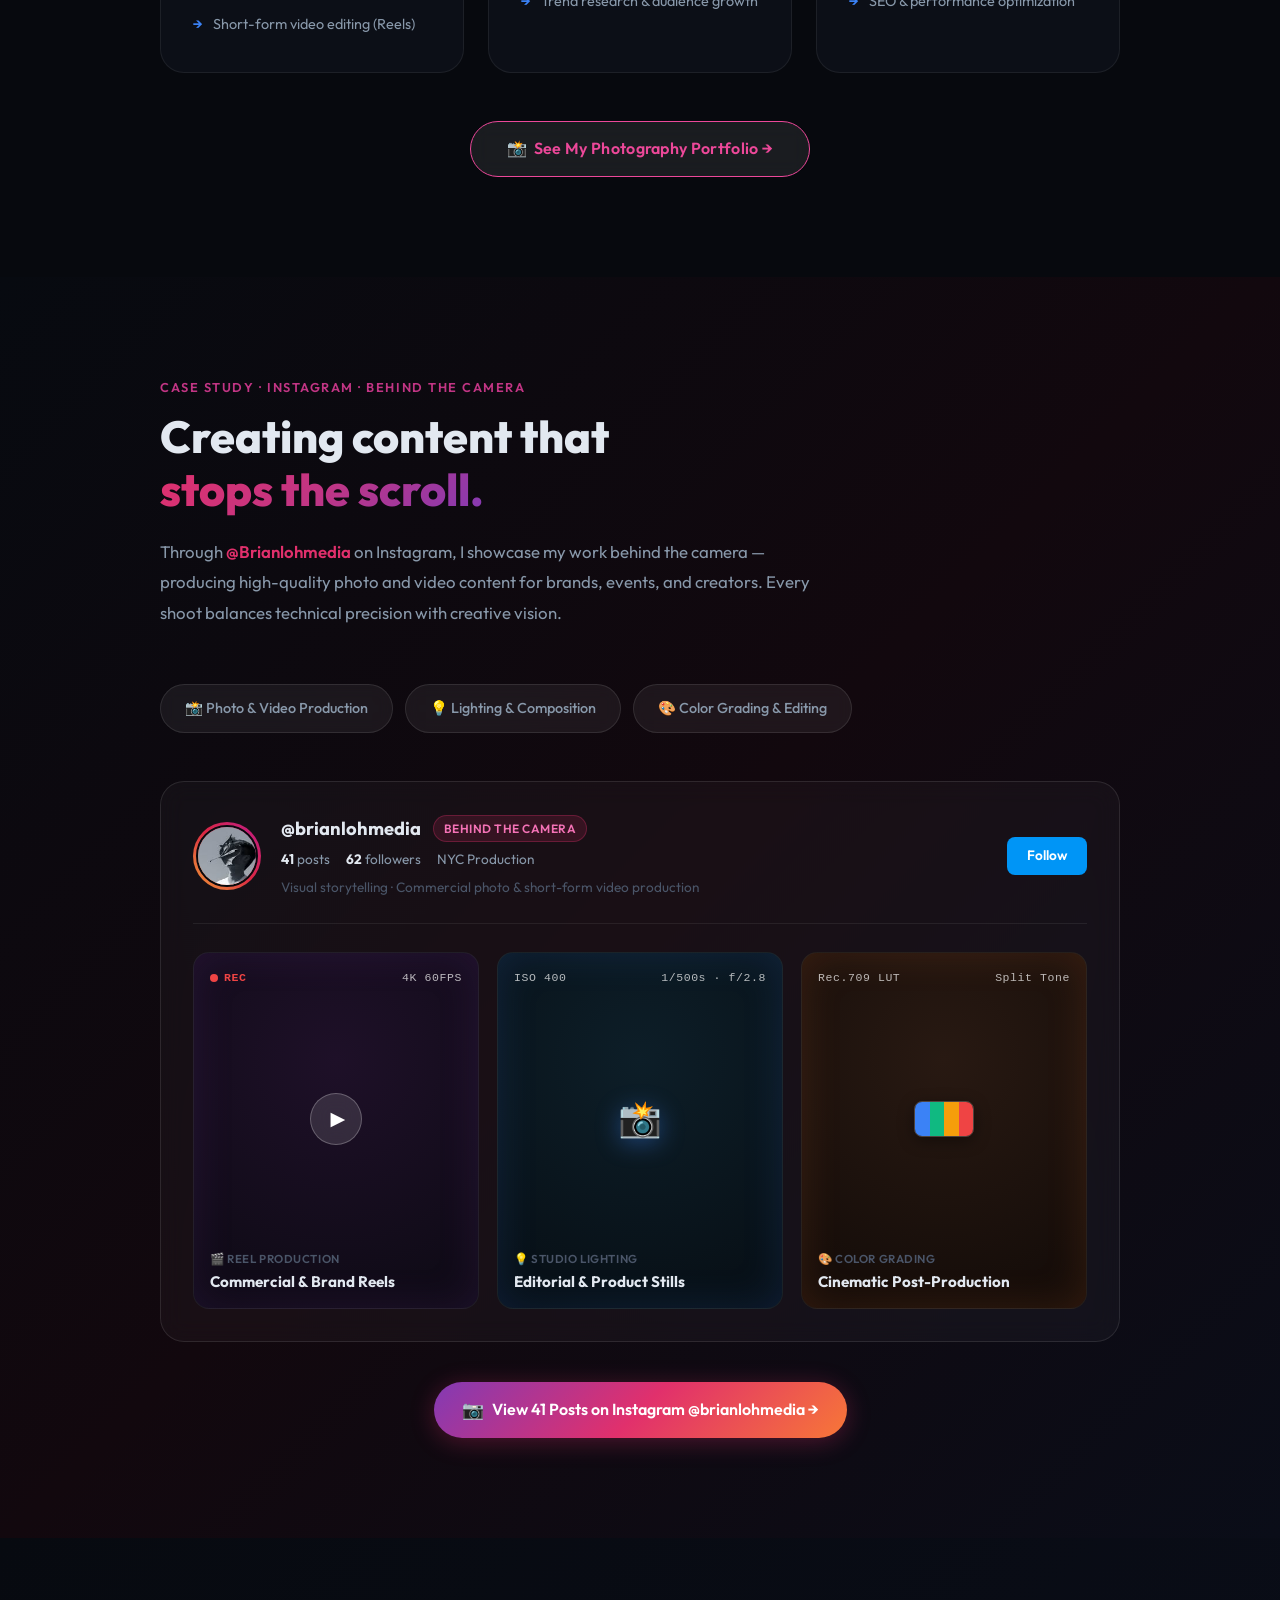
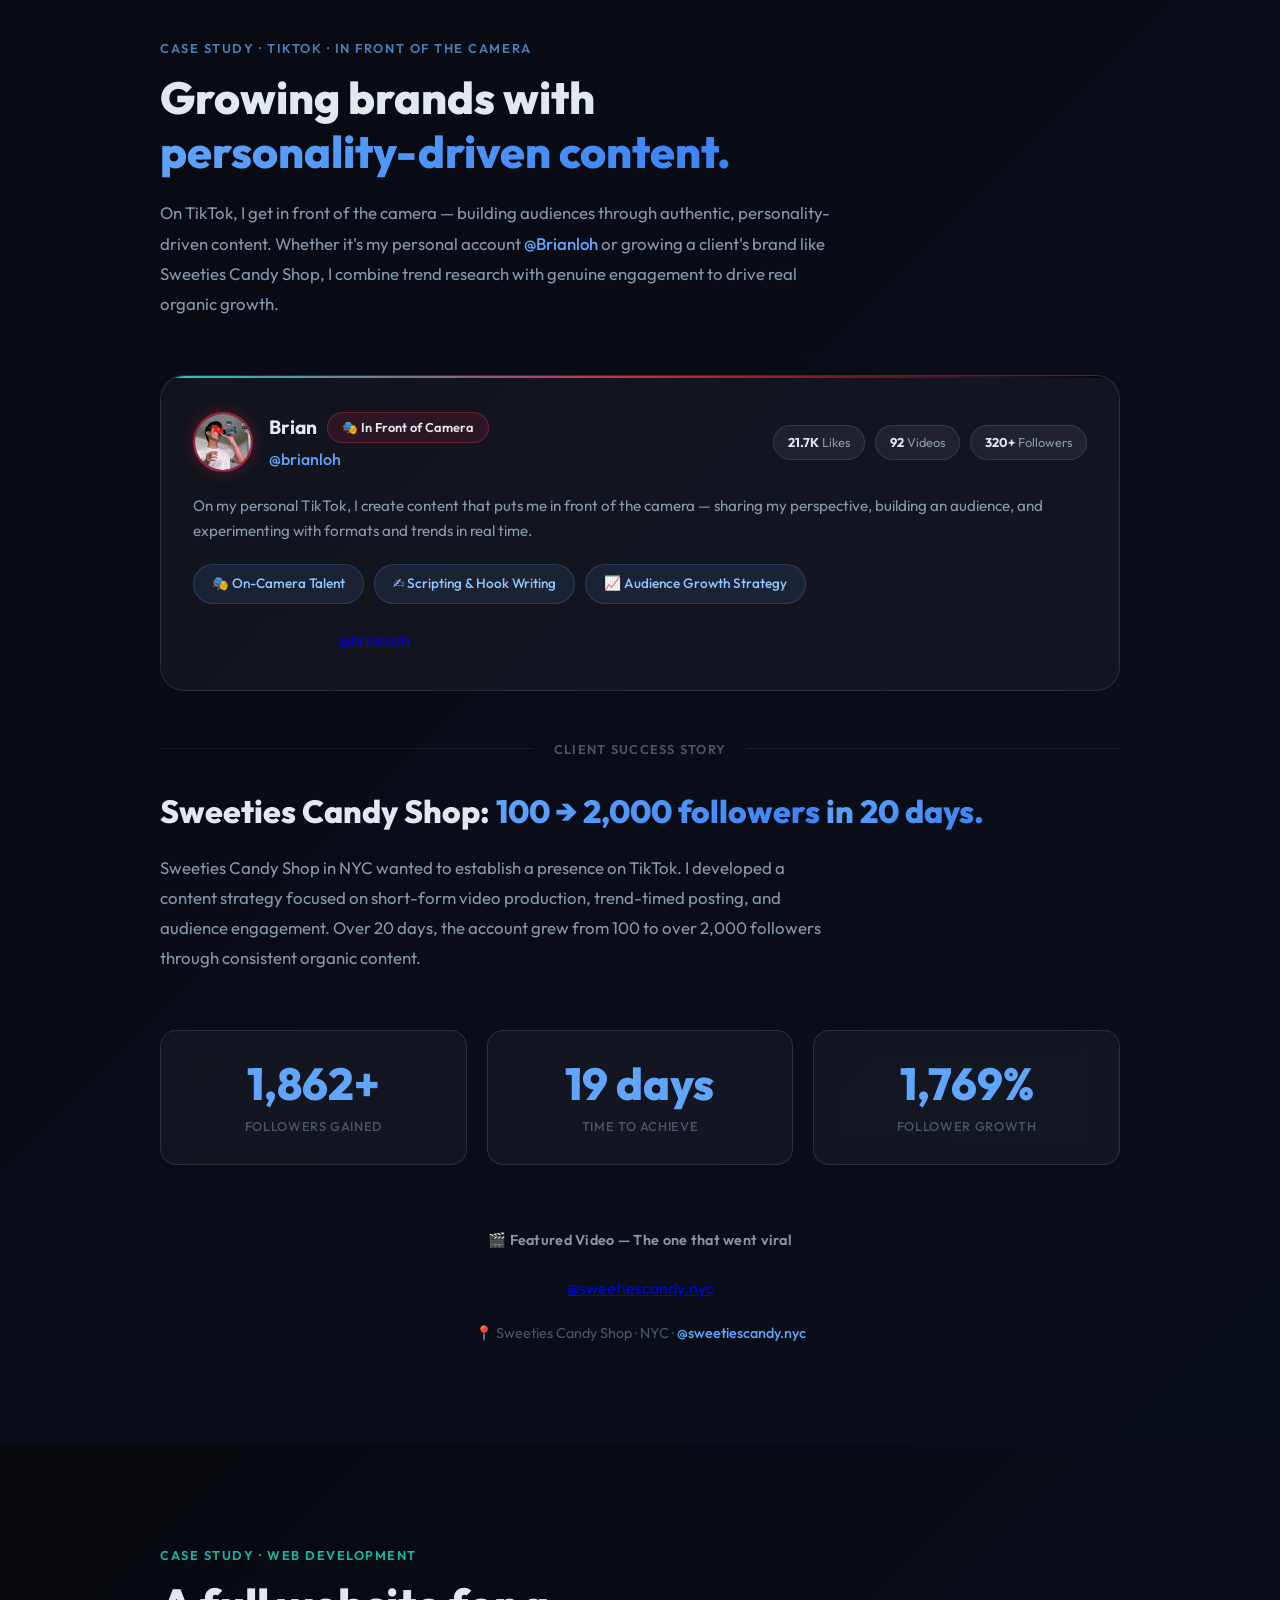
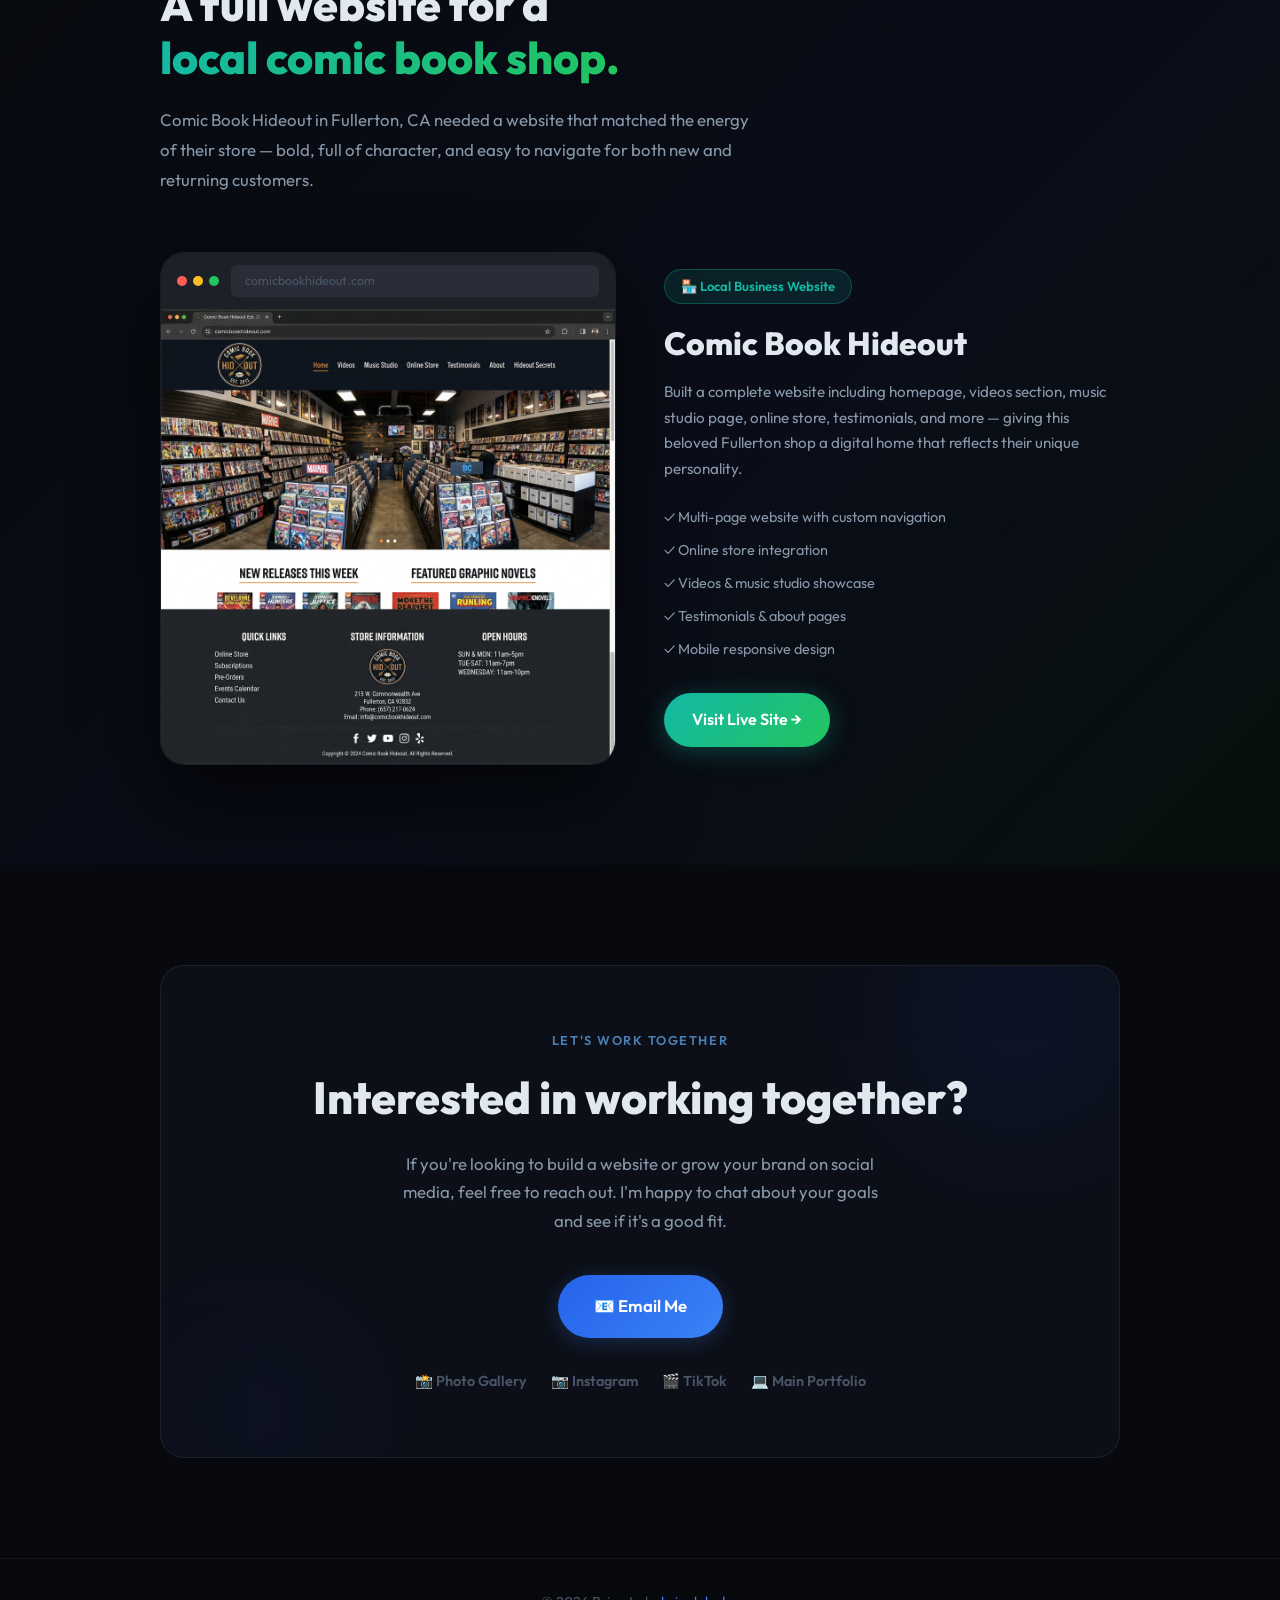
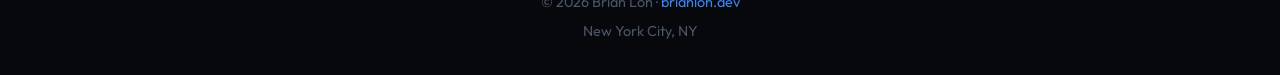
<file: socialmedia/index.html>
<!DOCTYPE html>
<html lang="en">
<head>
    <meta charset="UTF-8">
    <meta name="viewport" content="width=device-width, initial-scale=1.0">
    <title>Brian Loh — Social Media, Instagram & TikTok Portfolio</title>
    <meta name="description" content="Brian Loh's social media portfolio — Instagram content creator (@Brianlohmedia), TikTok personality (@Brianloh), and web developer based in New York City.">
    <link rel="preconnect" href="https://fonts.googleapis.com">
    <link rel="preconnect" href="https://fonts.gstatic.com" crossorigin>
    <link href="https://fonts.googleapis.com/css2?family=Outfit:wght@300;400;500;600;700;800;900&display=swap" rel="stylesheet">
    <link rel="stylesheet" href="../css/nav.css">
    <link rel="stylesheet" href="styles.css">
</head>
<body>
    <script src="/js/nav.js"></script>

    <!-- HERO -->
    <section class="hero">
        <div class="hero-bg-orbs">
            <div class="orb orb-1"></div>
            <div class="orb orb-2"></div>
            <div class="orb orb-3"></div>
        </div>
        <div class="container hero-content">
            <div class="hero-badge">✓ Open to Freelance Projects</div>
            <h1 class="hero-name">Brian Loh</h1>
            <p class="hero-tagline">Behind the camera. In front of the camera.<br>Building brands everywhere.</p>
            <p class="hero-sub">Based in New York City · Growth Engineer at Meta</p>
            <div class="hero-cta-group">
                <a href="mailto:brianzloh@gmail.com" class="btn btn-primary" id="hero-email-btn">Get In Touch</a>
                <a href="#work" class="btn btn-ghost" id="hero-work-btn">See My Work ↓</a>
            </div>
        </div>
    </section>

    <!-- WHAT I DO -->
    <section class="services" id="work">
        <div class="container">
            <p class="section-label">What I Do</p>
            <h2 class="section-title">Three areas of expertise.</h2>
            <div class="services-grid">
                <div class="service-card" id="service-instagram">
                    <div class="service-icon">📸</div>
                    <h3>Behind the Camera</h3>
                    <p>Through <a href="https://www.instagram.com/brianlohmedia" target="_blank" rel="noopener noreferrer" class="inline-link">@Brianlohmedia</a> on Instagram, I produce visually compelling photo and video content for brands, handling shoots from concept to final cut.</p>
                    <ul class="service-list">
                        <li>Photo &amp; video production</li>
                        <li>Lighting, color grading &amp; composition</li>
                        <li>Short-form video editing (Reels)</li>
                    </ul>
                </div>
                <div class="service-card" id="service-tiktok">
                    <div class="service-icon">🎬</div>
                    <h3>In Front of the Camera</h3>
                    <p>On <a href="https://www.tiktok.com/@brianloh" target="_blank" rel="noopener noreferrer" class="inline-link">@Brianloh</a> on TikTok, I create and star in content — building audiences through personality-driven videos and authentic engagement.</p>
                    <ul class="service-list">
                        <li>On-camera hosting &amp; talent</li>
                        <li>Content strategy &amp; scripting</li>
                        <li>Trend research &amp; audience growth</li>
                    </ul>
                </div>
                <div class="service-card" id="service-web">
                    <div class="service-icon">🌐</div>
                    <h3>Website Development</h3>
                    <p>I design and build websites from scratch, tailored to your brand and optimized for all screen sizes. From simple landing pages to full multi-page experiences.</p>
                    <ul class="service-list">
                        <li>Full website design &amp; development</li>
                        <li>Mobile-first responsive layouts</li>
                        <li>SEO &amp; performance optimization</li>
                    </ul>
                </div>
            </div>
            <div class="services-gallery-cta">
                <a href="/gallery/" class="btn btn-ghost services-gallery-btn">
                    📸&nbsp; See My Photography Portfolio →
                </a>
            </div>
        </div>
    </section>


    <!-- INSTAGRAM CASE STUDY — BEHIND THE CAMERA -->
    <section class="case-study instagram-section" id="instagram">
        <div class="container">
            <p class="section-label instagram-label">Case Study · Instagram · Behind the Camera</p>
            <h2 class="section-title">Creating content that<br><span class="highlight-pink">stops the scroll.</span></h2>
            <p class="case-study-desc">Through <a href="https://www.instagram.com/brianlohmedia" target="_blank" rel="noopener noreferrer" class="instagram-link">@Brianlohmedia</a> on Instagram, I showcase my work behind the camera — producing high-quality photo and video content for brands, events, and creators. Every shoot balances technical precision with creative vision.</p>

            <!-- Skills (Strictly Max 3) -->
            <div class="skills-showcase">
                <div class="skill-tag">📸 Photo &amp; Video Production</div>
                <div class="skill-tag">💡 Lighting &amp; Composition</div>
                <div class="skill-tag">🎨 Color Grading &amp; Editing</div>
            </div>

            <!-- Instagram Visual Showcase -->
            <div class="instagram-visual-card">
                <div class="ig-profile-header">
                    <div class="ig-avatar-wrapper">
                        <img src="assets/brianlohmedia_avatar.jpg" alt="@brianlohmedia profile picture" class="ig-avatar">
                    </div>
                    <div class="ig-profile-info">
                        <div class="ig-name-row">
                            <span class="ig-username">@brianlohmedia</span>
                            <span class="ig-badge">Behind The Camera</span>
                        </div>
                        <div class="ig-stats-row">
                            <span><strong>41</strong> posts</span>
                            <span><strong>62</strong> followers</span>
                            <span>NYC Production</span>
                        </div>
                        <p class="ig-bio">Visual storytelling · Commercial photo &amp; short-form video production</p>
                    </div>
                    <a href="https://www.instagram.com/brianlohmedia" target="_blank" rel="noopener noreferrer" class="btn btn-ig-follow">Follow</a>
                </div>

                <!-- Visual Media Grid Pulled from Camera Work -->
                <div class="ig-feed-grid">
                    <a href="https://www.instagram.com/brianlohmedia" target="_blank" rel="noopener noreferrer" class="ig-post-card post-reel">
                        <div class="post-preview-content">
                            <div class="camera-hud-top">
                                <span class="hud-rec"><span class="rec-dot"></span>REC</span>
                                <span class="hud-res">4K 60FPS</span>
                            </div>
                            <div class="post-center-icon">
                                <div class="play-btn-circle">▶</div>
                            </div>
                            <div class="camera-hud-bottom">
                                <span class="post-type-tag">🎬 Reel Production</span>
                                <span class="post-title">Commercial &amp; Brand Reels</span>
                            </div>
                        </div>
                        <div class="ig-post-overlay">
                            <span>❤️ View on Instagram</span>
                        </div>
                    </a>

                    <a href="https://www.instagram.com/brianlohmedia" target="_blank" rel="noopener noreferrer" class="ig-post-card post-photo">
                        <div class="post-preview-content">
                            <div class="camera-hud-top">
                                <span class="hud-iso">ISO 400</span>
                                <span class="hud-shutter">1/500s · f/2.8</span>
                            </div>
                            <div class="post-center-icon">
                                <span class="aperture-icon">📸</span>
                            </div>
                            <div class="camera-hud-bottom">
                                <span class="post-type-tag">💡 Studio Lighting</span>
                                <span class="post-title">Editorial &amp; Product Stills</span>
                            </div>
                        </div>
                        <div class="ig-post-overlay">
                            <span>❤️ View on Instagram</span>
                        </div>
                    </a>

                    <a href="https://www.instagram.com/brianlohmedia" target="_blank" rel="noopener noreferrer" class="ig-post-card post-color">
                        <div class="post-preview-content">
                            <div class="camera-hud-top">
                                <span class="hud-lut">Rec.709 LUT</span>
                                <span class="hud-grade">Split Tone</span>
                            </div>
                            <div class="post-center-icon">
                                <div class="color-spectrum-preview">
                                    <span></span><span></span><span></span><span></span>
                                </div>
                            </div>
                            <div class="camera-hud-bottom">
                                <span class="post-type-tag">🎨 Color Grading</span>
                                <span class="post-title">Cinematic Post-Production</span>
                            </div>
                        </div>
                        <div class="ig-post-overlay">
                            <span>❤️ View on Instagram</span>
                        </div>
                    </a>
                </div>
            </div>

            <!-- Instagram CTA -->
            <div class="social-cta">
                <a href="https://www.instagram.com/brianlohmedia" target="_blank" rel="noopener noreferrer" class="btn btn-instagram" id="instagram-btn">
                    <span class="btn-icon">📷</span> View 41 Posts on Instagram @brianlohmedia →
                </a>
            </div>
        </div>
    </section>

    <!-- TIKTOK CASE STUDY — IN FRONT OF THE CAMERA -->
    <section class="case-study tiktok-section" id="tiktok">
        <div class="container">
            <p class="section-label tiktok-label">Case Study · TikTok · In Front of the Camera</p>
            <h2 class="section-title">Growing brands with<br><span class="highlight">personality-driven content.</span></h2>
            <p class="case-study-desc">On TikTok, I get in front of the camera — building audiences through authentic, personality-driven content. Whether it's my personal account <a href="https://www.tiktok.com/@brianloh" target="_blank" rel="noopener noreferrer" class="tiktok-link">@Brianloh</a> or growing a client's brand like Sweeties Candy Shop, I combine trend research with genuine engagement to drive real organic growth.</p>

            <!-- Personal TikTok Card with Live Creator Profile -->
            <div class="personal-tiktok-card">
                <div class="personal-tiktok-header">
                    <div class="tiktok-user-meta">
                        <img src="assets/brianloh_tiktok_avatar.jpg" alt="@brianloh TikTok profile picture" class="tiktok-avatar">
                        <div>
                            <div class="tiktok-name-row">
                                <span class="tiktok-display-name">Brian</span>
                                <span class="personal-tiktok-badge">🎭 In Front of Camera</span>
                            </div>
                            <a href="https://www.tiktok.com/@brianloh" target="_blank" rel="noopener noreferrer" class="tiktok-link">@brianloh</a>
                        </div>
                    </div>
                    <div class="tiktok-profile-stats">
                        <div class="tiktok-stat-pill"><strong>21.7K</strong> Likes</div>
                        <div class="tiktok-stat-pill"><strong>92</strong> Videos</div>
                        <div class="tiktok-stat-pill"><strong>320+</strong> Followers</div>
                    </div>
                </div>
                <p class="personal-tiktok-desc">On my personal TikTok, I create content that puts me in front of the camera — sharing my perspective, building an audience, and experimenting with formats and trends in real time.</p>
                
                <!-- Skills (Strictly Max 3) -->
                <div class="personal-tiktok-skills">
                    <span class="skill-pill">🎭 On-Camera Talent</span>
                    <span class="skill-pill">✍️ Scripting &amp; Hook Writing</span>
                    <span class="skill-pill">📈 Audience Growth Strategy</span>
                </div>

                <!-- Live TikTok Creator Embed -->
                <div class="personal-tiktok-embed-container">
                    <blockquote class="tiktok-embed"
                        cite="https://www.tiktok.com/@brianloh"
                        data-unique-id="brianloh"
                        data-embed-from="oembed"
                        data-embed-type="creator"
                        style="max-width: 605px; min-width: 288px; width: 100%;">
                        <section>
                            <a target="_blank" title="@brianloh" href="https://www.tiktok.com/@brianloh?refer=creator_embed">@brianloh</a>
                        </section>
                    </blockquote>
                </div>
            </div>

            <!-- Client Case Study -->
            <div class="client-case-divider">
                <span>Client Success Story</span>
            </div>

            <h3 class="client-case-title">Sweeties Candy Shop: <span class="highlight">100 → 2,000 followers</span> <span class="highlight">in 20 days.</span></h3>
            <p class="case-study-desc">Sweeties Candy Shop in NYC wanted to establish a presence on TikTok. I developed a content strategy focused on short-form video production, trend-timed posting, and audience engagement. Over 20 days, the account grew from 100 to over 2,000 followers through consistent organic content.</p>

            <!-- Stats row -->
            <div class="stats-row">
                <div class="stat-card" id="stat-followers">
                    <div class="stat-number" data-target="2000" data-prefix="" data-suffix="+">0</div>
                    <div class="stat-label">Followers Gained</div>
                </div>
                <div class="stat-card" id="stat-days">
                    <div class="stat-number" data-target="20" data-prefix="" data-suffix=" days">0</div>
                    <div class="stat-label">Time to Achieve</div>
                </div>
                <div class="stat-card" id="stat-growth">
                    <div class="stat-number" data-target="1900" data-prefix="" data-suffix="%">0</div>
                    <div class="stat-label">Follower Growth</div>
                </div>
            </div>

            <!-- Featured Video -->
            <div class="video-section">
                <p class="video-label">🎬 Featured Video — The one that went viral</p>
                <div class="tiktok-embed-wrapper">
                    <blockquote class="tiktok-embed"
                        cite="https://www.tiktok.com/@sweetiescandy.nyc/video/7644700782494797069"
                        data-video-id="7644700782494797069"
                        data-embed-from="oembed"
                        style="max-width: 605px; min-width: 325px;">
                        <section>
                            <a target="_blank" title="@sweetiescandy.nyc" href="https://www.tiktok.com/@sweetiescandy.nyc?refer=embed">@sweetiescandy.nyc</a>
                        </section>
                    </blockquote>
                    <script async src="https://www.tiktok.com/embed.js"></script>
                </div>
                <p class="video-caption">📍 Sweeties Candy Shop · NYC · <a href="https://www.tiktok.com/@sweetiescandy.nyc" target="_blank" rel="noopener noreferrer" class="tiktok-link">@sweetiescandy.nyc</a></p>
            </div>
        </div>
    </section>

    <!-- WEB DEV CASE STUDY -->
    <section class="case-study web-section" id="webdev">
        <div class="container">
            <p class="section-label web-label">Case Study · Web Development</p>
            <h2 class="section-title">A full website for a<br><span class="highlight-green">local comic book shop.</span></h2>
            <p class="case-study-desc">Comic Book Hideout in Fullerton, CA needed a website that matched the energy of their store — bold, full of character, and easy to navigate for both new and returning customers.</p>

            <div class="project-showcase">
                <div class="project-image-wrapper">
                    <div class="browser-bar">
                        <div class="browser-dots">
                            <span></span><span></span><span></span>
                        </div>
                        <div class="browser-url">comicbookhideout.com</div>
                    </div>
                    <img
                        src="assets/comicbookhideout.png"
                        alt="Comic Book Hideout website screenshot"
                        class="project-screenshot"
                        id="cbh-screenshot"
                    />
                </div>
                <div class="project-details">
                    <div class="project-tag">🏪 Local Business Website</div>
                    <h3 class="project-name">Comic Book Hideout</h3>
                    <p class="project-desc">Built a complete website including homepage, videos section, music studio page, online store, testimonials, and more — giving this beloved Fullerton shop a digital home that reflects their unique personality.</p>
                    <ul class="project-features">
                        <li>✓ Multi-page website with custom navigation</li>
                        <li>✓ Online store integration</li>
                        <li>✓ Videos &amp; music studio showcase</li>
                        <li>✓ Testimonials &amp; about pages</li>
                        <li>✓ Mobile responsive design</li>
                    </ul>
                    <a href="https://comicbookhideout.com" target="_blank" rel="noopener noreferrer" class="btn btn-primary" id="cbh-visit-btn">Visit Live Site →</a>
                </div>
            </div>
        </div>
    </section>

    <!-- CTA / CONTACT -->
    <section class="contact-section" id="contact">
        <div class="container">
            <div class="contact-card">
                <div class="contact-bg-orbs">
                    <div class="contact-orb contact-orb-1"></div>
                    <div class="contact-orb contact-orb-2"></div>
                </div>
                <p class="section-label contact-label">Let's Work Together</p>
                <h2 class="contact-title">Interested in working together?</h2>
                <p class="contact-desc">If you're looking to build a website or grow your brand on social media, feel free to reach out. I'm happy to chat about your goals and see if it's a good fit.</p>
                <div class="contact-buttons">
                    <a href="mailto:brianzloh@gmail.com" class="btn btn-primary btn-large" id="contact-email-btn">
                        📧 Email Me
                    </a>
                </div>
                <div class="contact-links">
                    <a href="/gallery/" class="contact-social-link" id="contact-gallery">📸 Photo Gallery</a>
                    <a href="https://www.instagram.com/brianlohmedia" target="_blank" rel="noopener noreferrer" class="contact-social-link" id="contact-instagram">📷 Instagram</a>
                    <a href="https://www.tiktok.com/@brianloh" target="_blank" rel="noopener noreferrer" class="contact-social-link" id="contact-tiktok">🎬 TikTok</a>
                    <a href="/" class="contact-social-link" id="contact-main-site">💻 Main Portfolio</a>
                </div>
            </div>
        </div>
    </section>

    <!-- FOOTER -->
    <footer class="footer">
        <div class="container footer-inner">
            <p>© 2026 Brian Loh · <a href="https://brianloh.dev">brianloh.dev</a></p>
            <p class="footer-sub">New York City, NY</p>
        </div>
    </footer>

    <script src="script.js"></script>
</body>
</html>
</file>
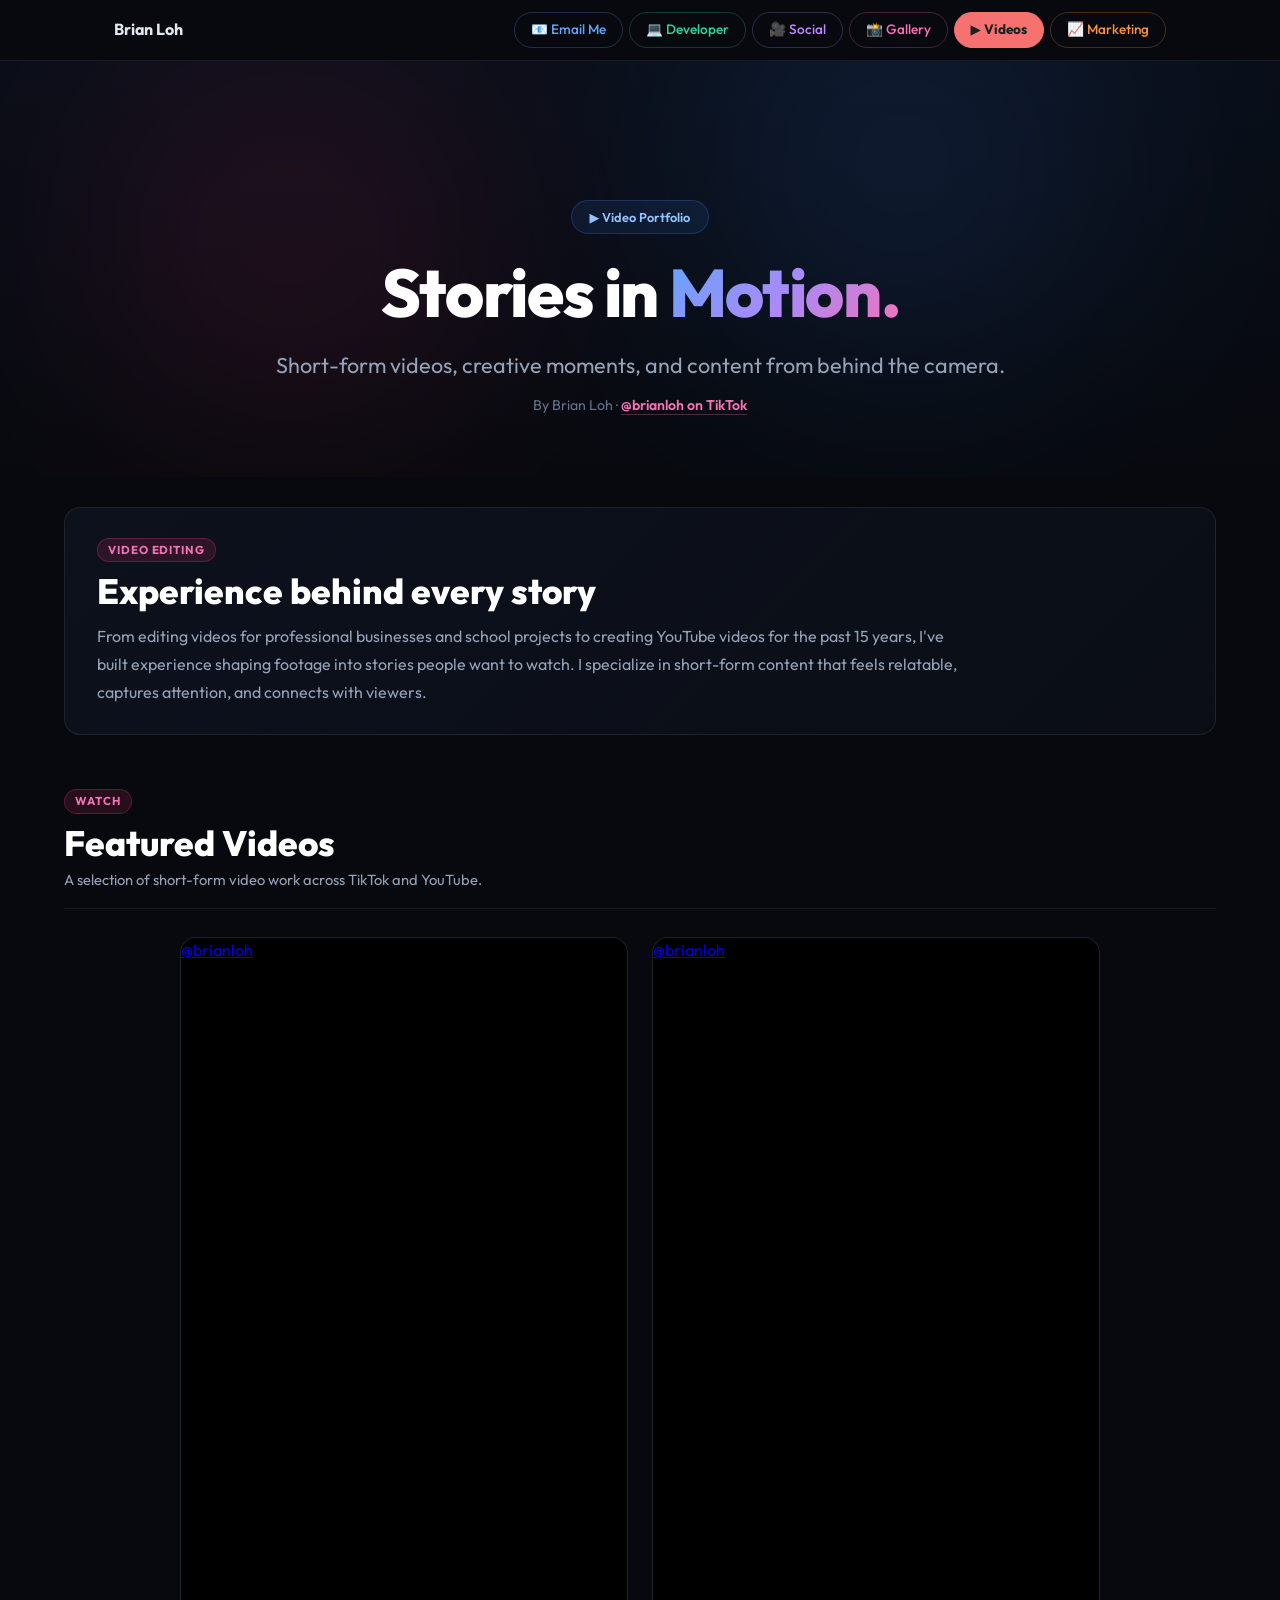
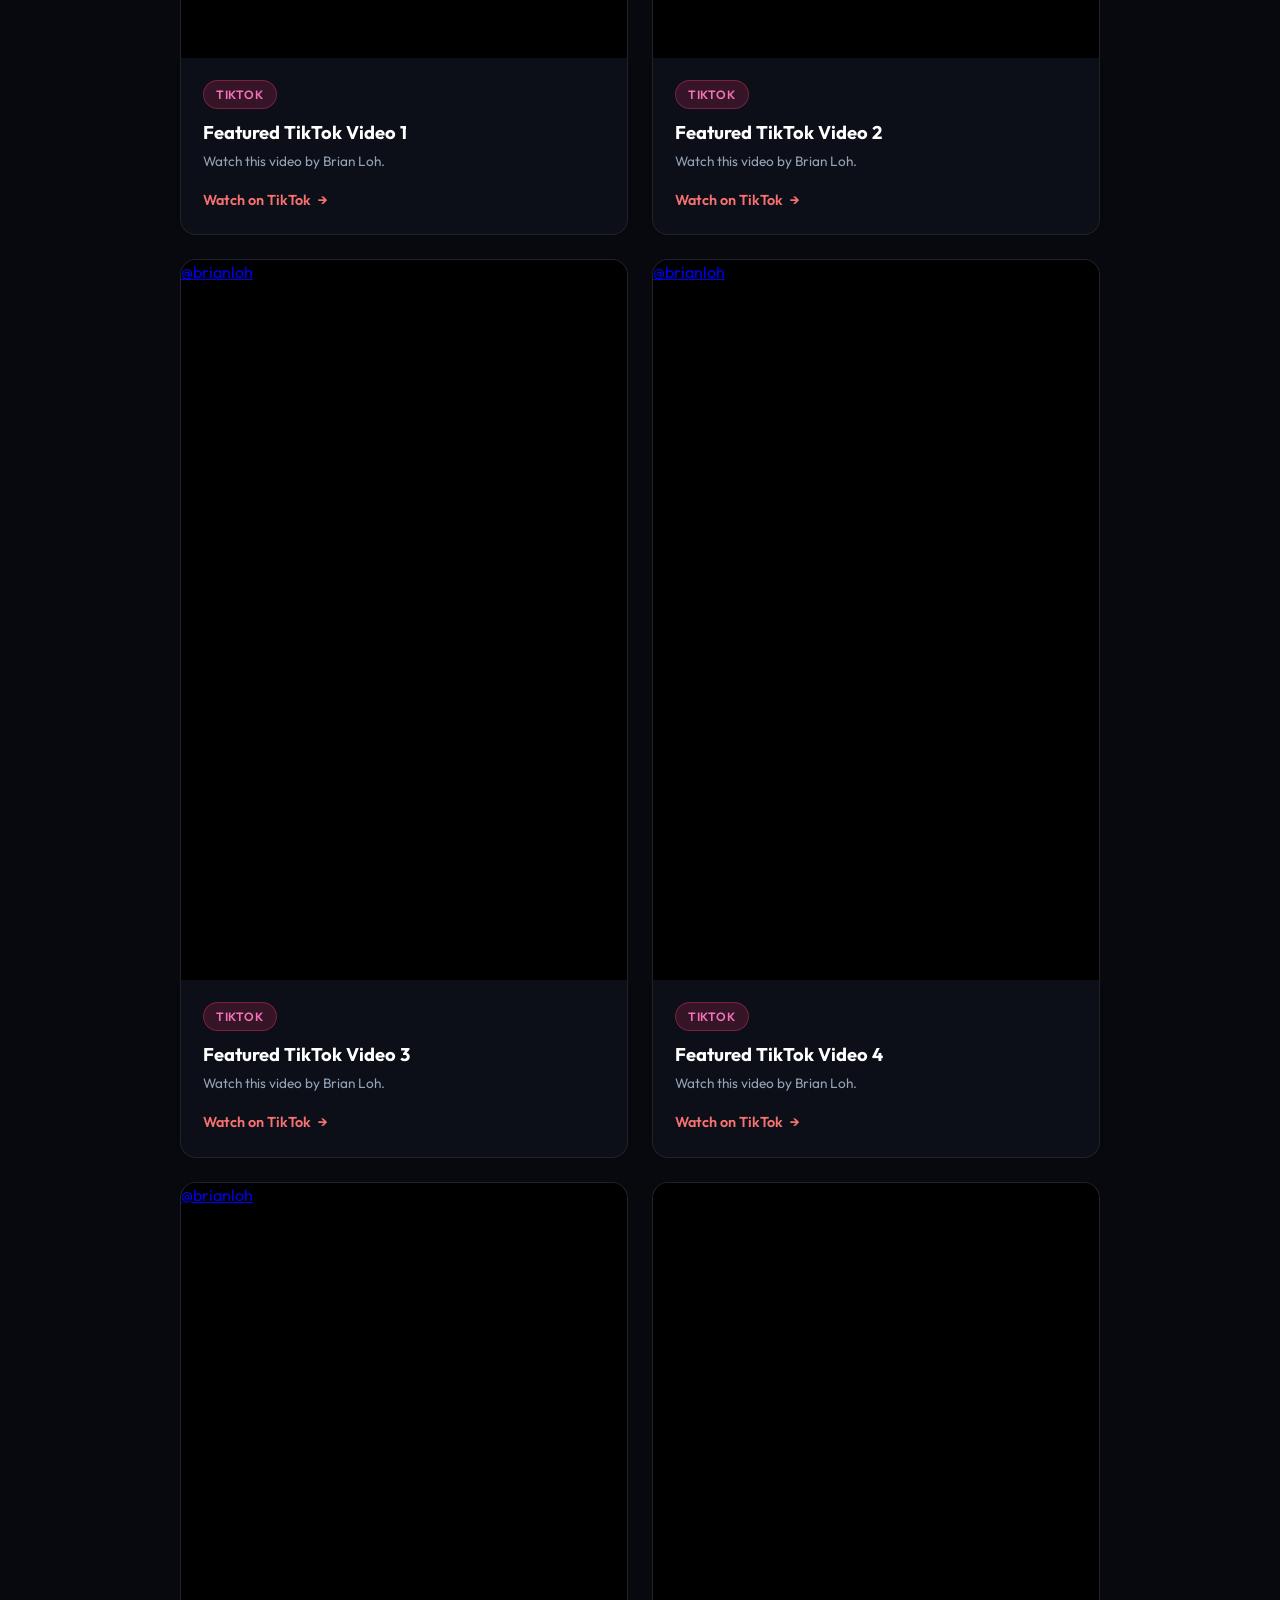
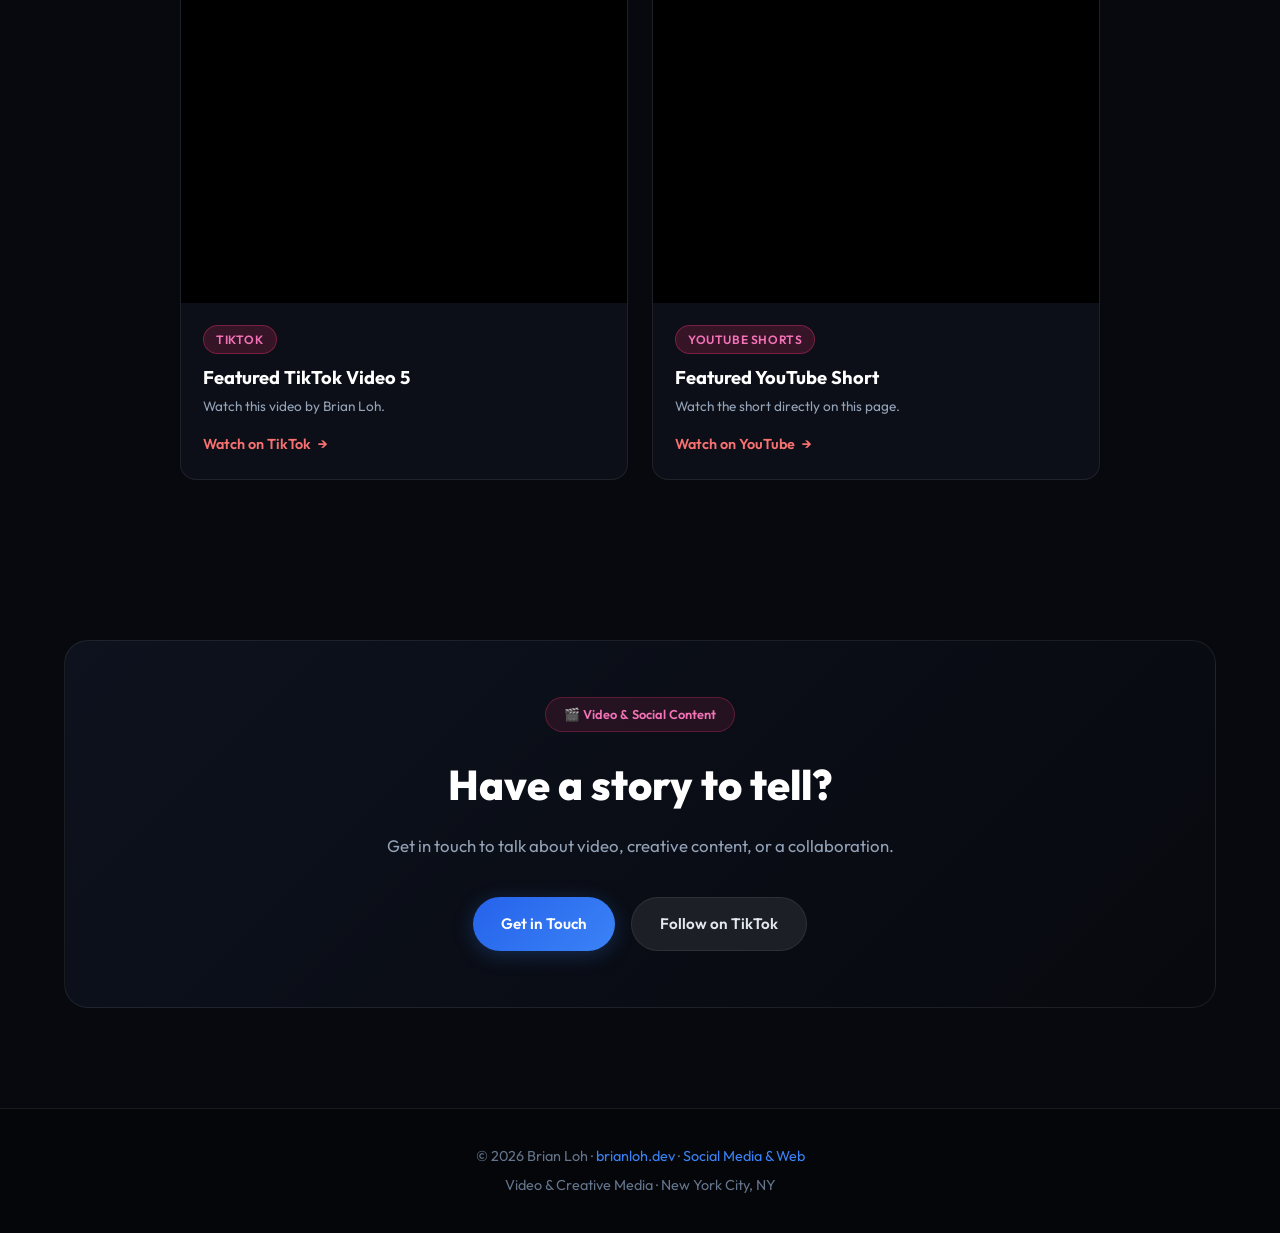
<file: videos/index.html>
<!DOCTYPE html>
<html lang="en">
<head>
    <meta charset="UTF-8">
    <meta name="viewport" content="width=device-width, initial-scale=1.0">
    <title>Brian Loh — Video Portfolio</title>
    <meta name="description" content="Watch short-form video work by Brian Loh, including TikTok videos and YouTube Shorts.">
    <link rel="preconnect" href="https://fonts.googleapis.com">
    <link rel="preconnect" href="https://fonts.gstatic.com" crossorigin>
    <link href="https://fonts.googleapis.com/css2?family=Outfit:wght@300;400;500;600;700;800;900&display=swap" rel="stylesheet">
    <link rel="stylesheet" href="../css/nav.css">
    <link rel="stylesheet" href="styles.css">
</head>
<body>
    <script src="/js/nav.js"></script>

    <header class="gallery-hero">
        <div class="hero-bg-orbs">
            <div class="orb orb-1"></div>
            <div class="orb orb-2"></div>
        </div>
        <div class="container hero-content">
            <div class="hero-badge">▶️ Video Portfolio</div>
            <h1 class="hero-title">Stories in <span class="highlight">Motion.</span></h1>
            <p class="hero-subtitle">Short-form videos, creative moments, and content from behind the camera.</p>
            <p class="hero-meta">By Brian Loh · <a href="https://www.tiktok.com/@brianloh" target="_blank" rel="noopener noreferrer" class="hero-ig-link">@brianloh on TikTok</a></p>
        </div>
    </header>

    <main class="gallery-section">
        <div class="container">
            <section class="video-summary" aria-labelledby="video-summary-title">
                <span class="category-pill">Video Editing</span>
                <h2 class="category-title" id="video-summary-title">Experience behind every story</h2>
                <p>From editing videos for professional businesses and school projects to creating YouTube videos for the past 15 years, I've built experience shaping footage into stories people want to watch. I specialize in short-form content that feels relatable, captures attention, and connects with viewers.</p>
            </section>

            <div class="videos-intro">
                <span class="category-pill">Watch</span>
                <h2 class="category-title">Featured Videos</h2>
                <p class="category-subtitle">A selection of short-form video work across TikTok and YouTube.</p>
            </div>

            <div class="videos-grid">
                <article class="video-card">
                    <div class="video-frame video-frame-tiktok">
                        <blockquote class="tiktok-embed" cite="https://www.tiktok.com/@brianloh/video/7655438785362054431" data-video-id="7655438785362054431">
                            <section><a target="_blank" rel="noopener noreferrer" href="https://www.tiktok.com/@brianloh/video/7655438785362054431">@brianloh</a></section>
                        </blockquote>
                    </div>
                    <div class="video-details">
                        <span class="item-tag">TikTok</span>
                        <h3 class="item-title">Featured TikTok Video 1</h3>
                        <p class="item-sub">Watch this video by Brian Loh.</p>
                        <a class="video-link" href="https://www.tiktok.com/@brianloh/video/7655438785362054431" target="_blank" rel="noopener noreferrer">Watch on TikTok <span aria-hidden="true">→</span></a>
                    </div>
                </article>

                <article class="video-card">
                    <div class="video-frame video-frame-tiktok">
                        <blockquote class="tiktok-embed" cite="https://www.tiktok.com/@brianloh/video/7654700369494150431" data-video-id="7654700369494150431">
                            <section><a target="_blank" rel="noopener noreferrer" href="https://www.tiktok.com/@brianloh/video/7654700369494150431">@brianloh</a></section>
                        </blockquote>
                    </div>
                    <div class="video-details">
                        <span class="item-tag">TikTok</span>
                        <h3 class="item-title">Featured TikTok Video 2</h3>
                        <p class="item-sub">Watch this video by Brian Loh.</p>
                        <a class="video-link" href="https://www.tiktok.com/@brianloh/video/7654700369494150431" target="_blank" rel="noopener noreferrer">Watch on TikTok <span aria-hidden="true">→</span></a>
                    </div>
                </article>

                <article class="video-card">
                    <div class="video-frame video-frame-tiktok">
                        <blockquote class="tiktok-embed" cite="https://www.tiktok.com/@brianloh/video/7653223809708870943" data-video-id="7653223809708870943">
                            <section><a target="_blank" rel="noopener noreferrer" href="https://www.tiktok.com/@brianloh/video/7653223809708870943">@brianloh</a></section>
                        </blockquote>
                    </div>
                    <div class="video-details">
                        <span class="item-tag">TikTok</span>
                        <h3 class="item-title">Featured TikTok Video 3</h3>
                        <p class="item-sub">Watch this video by Brian Loh.</p>
                        <a class="video-link" href="https://www.tiktok.com/@brianloh/video/7653223809708870943" target="_blank" rel="noopener noreferrer">Watch on TikTok <span aria-hidden="true">→</span></a>
                    </div>
                </article>

                <article class="video-card">
                    <div class="video-frame video-frame-tiktok">
                        <blockquote class="tiktok-embed" cite="https://www.tiktok.com/@brianloh/video/7640333288988560670" data-video-id="7640333288988560670">
                            <section><a target="_blank" rel="noopener noreferrer" href="https://www.tiktok.com/@brianloh/video/7640333288988560670">@brianloh</a></section>
                        </blockquote>
                    </div>
                    <div class="video-details">
                        <span class="item-tag">TikTok</span>
                        <h3 class="item-title">Featured TikTok Video 4</h3>
                        <p class="item-sub">Watch this video by Brian Loh.</p>
                        <a class="video-link" href="https://www.tiktok.com/@brianloh/video/7640333288988560670" target="_blank" rel="noopener noreferrer">Watch on TikTok <span aria-hidden="true">→</span></a>
                    </div>
                </article>

                <article class="video-card">
                    <div class="video-frame video-frame-tiktok">
                        <blockquote class="tiktok-embed" cite="https://www.tiktok.com/@brianloh/video/7661851273909554463" data-video-id="7661851273909554463">
                            <section><a target="_blank" rel="noopener noreferrer" href="https://www.tiktok.com/@brianloh/video/7661851273909554463">@brianloh</a></section>
                        </blockquote>
                    </div>
                    <div class="video-details">
                        <span class="item-tag">TikTok</span>
                        <h3 class="item-title">Featured TikTok Video 5</h3>
                        <p class="item-sub">Watch this video by Brian Loh.</p>
                        <a class="video-link" href="https://www.tiktok.com/@brianloh/video/7661851273909554463" target="_blank" rel="noopener noreferrer">Watch on TikTok <span aria-hidden="true">→</span></a>
                    </div>
                </article>

                <article class="video-card">
                    <div class="video-frame">
                        <iframe
                            src="https://www.youtube.com/embed/HUAXsrdXE94"
                            title="YouTube Short by Brian Loh"
                            loading="lazy"
                            allow="accelerometer; autoplay; clipboard-write; encrypted-media; gyroscope; picture-in-picture"
                            referrerpolicy="strict-origin-when-cross-origin"
                            allowfullscreen></iframe>
                    </div>
                    <div class="video-details">
                        <span class="item-tag">YouTube Shorts</span>
                        <h3 class="item-title">Featured YouTube Short</h3>
                        <p class="item-sub">Watch the short directly on this page.</p>
                        <a class="video-link" href="https://youtube.com/shorts/HUAXsrdXE94?feature=share" target="_blank" rel="noopener noreferrer">Watch on YouTube <span aria-hidden="true">→</span></a>
                    </div>
                </article>
            </div>
        </div>
    </main>

    <section class="gallery-cta">
        <div class="container">
            <div class="cta-card">
                <span class="cta-badge">🎬 Video &amp; Social Content</span>
                <h2 class="cta-title">Have a story to tell?</h2>
                <p class="cta-desc">Get in touch to talk about video, creative content, or a collaboration.</p>
                <div class="cta-actions">
                    <a href="mailto:brianzloh@gmail.com?subject=Video%20Portfolio%20Inquiry" class="btn btn-primary">Get in Touch</a>
                    <a href="https://www.tiktok.com/@brianloh" target="_blank" rel="noopener noreferrer" class="btn btn-ghost">Follow on TikTok</a>
                </div>
            </div>
        </div>
    </section>

    <footer class="footer">
        <div class="container footer-inner">
            <p>© 2026 Brian Loh · <a href="/">brianloh.dev</a> · <a href="/socialmedia/">Social Media &amp; Web</a></p>
            <p class="footer-sub">Video &amp; Creative Media · New York City, NY</p>
        </div>
    </footer>

    <script async src="https://www.tiktok.com/embed.js"></script>
</body>
</html>
</file>
<file: css/nav.css>
/* =========================================
   SHARED NAV — brianloh.dev
   Imported by all pages for a consistent header.
   ========================================= */

@import url('https://fonts.googleapis.com/css2?family=Outfit:wght@300;400;500;600;700;800;900&display=swap');

.site-nav {
    position: fixed;
    top: 0;
    left: 0;
    right: 0;
    z-index: 200;
    padding: 0;
    background: #07090e;
    backdrop-filter: blur(20px);
    -webkit-backdrop-filter: blur(20px);
    border-bottom: 1px solid rgba(255, 255, 255, 0.07);
    transition: background 0.3s ease, box-shadow 0.3s ease;
}

.site-nav.scrolled {
    background: #07090e;
    box-shadow: 0 2px 24px rgba(0, 0, 0, 0.4);
}

.site-nav-inner {
    max-width: 1100px;
    margin: 0 auto;
    padding: 0 24px;
    height: 60px;
    display: flex;
    align-items: center;
    justify-content: space-between;
    gap: 12px;
}

/* ── Name / Logo ── */
.site-nav-name {
    font-family: 'Outfit', system-ui, sans-serif;
    font-size: 1rem;
    font-weight: 700;
    color: #e2e8f0;
    text-decoration: none;
    white-space: nowrap;
    letter-spacing: -0.01em;
    flex-shrink: 0;
    transition: color 0.2s;
}

.site-nav-name:hover {
    color: #fff;
}

/* ── Links group ── */
.site-nav-links {
    display: flex;
    align-items: center;
    gap: 6px;
    flex-wrap: nowrap;
}

/* ── Base pill ── */
.site-nav-link {
    font-family: 'Outfit', system-ui, sans-serif;
    font-size: 0.85rem;
    font-weight: 500;
    color: #94a3b8;
    text-decoration: none;
    padding: 6px 16px;
    border-radius: 50px;
    border: 1px solid transparent;
    white-space: nowrap;
    transition: color 0.2s, background 0.2s, border-color 0.2s, box-shadow 0.2s;
}

.site-nav-link:hover {
    color: #e2e8f0;
    background: rgba(255, 255, 255, 0.06);
    border-color: rgba(255, 255, 255, 0.1);
}

/* ── "Email Me" accent ── */
.site-nav-link.nav-email {
    color: #60a5fa;
    border-color: rgba(96, 165, 250, 0.25);
}

.site-nav-link.nav-email:hover {
    background: rgba(96, 165, 250, 0.1);
    border-color: rgba(96, 165, 250, 0.5);
    color: #93c5fd;
    box-shadow: 0 0 16px rgba(96, 165, 250, 0.15);
}

/* ── "Developer" accent ── */
.site-nav-link.nav-dev {
    color: #34d399;
    border-color: rgba(52, 211, 153, 0.25);
}

.site-nav-link.nav-dev:hover {
    background: rgba(52, 211, 153, 0.1);
    border-color: rgba(52, 211, 153, 0.5);
    color: #6ee7b7;
    box-shadow: 0 0 16px rgba(52, 211, 153, 0.15);
}

.site-nav-link.nav-dev[aria-current="page"] {
    background: #34d399;
    border-color: #34d399;
    color: #172322;
    font-weight: 700;
}

.site-nav-link.nav-dev[aria-current="page"]:hover {
    background: #6ee7b7;
    border-color: #6ee7b7;
    color: #172322;
}

/* ── "Gallery" accent ── */
.site-nav-link.nav-gallery {
    color: #f472b6;
    border-color: rgba(244, 114, 182, 0.25);
}

.site-nav-link.nav-gallery:hover {
    background: rgba(244, 114, 182, 0.1);
    border-color: rgba(244, 114, 182, 0.5);
    color: #f9a8d4;
    box-shadow: 0 0 16px rgba(244, 114, 182, 0.15);
}

.site-nav-link.nav-gallery[aria-current="page"] {
    background: #f472b6;
    border-color: #f472b6;
    color: #172322;
    font-weight: 700;
}

.site-nav-link.nav-gallery[aria-current="page"]:hover {
    background: #f9a8d4;
    border-color: #f9a8d4;
    color: #172322;
}

/* ── "Social" accent ── */
.site-nav-link.nav-social {
    color: #c084fc;
    border-color: rgba(192, 132, 252, 0.25);
}

.site-nav-link.nav-social:hover {
    background: rgba(192, 132, 252, 0.1);
    border-color: rgba(192, 132, 252, 0.5);
    color: #d8b4fe;
    box-shadow: 0 0 16px rgba(192, 132, 252, 0.15);
}

.site-nav-link.nav-social[aria-current="page"] {
    background: #c084fc;
    border-color: #c084fc;
    color: #172322;
    font-weight: 700;
}

.site-nav-link.nav-social[aria-current="page"]:hover {
    background: #d8b4fe;
    border-color: #d8b4fe;
    color: #172322;
}

/* ── "Marketing" accent ── */
.site-nav-link.nav-marketing {
    color: #fb923c;
    border-color: rgba(251, 146, 60, 0.25);
}

.site-nav-link.nav-marketing:hover {
    background: rgba(251, 146, 60, 0.1);
    border-color: rgba(251, 146, 60, 0.5);
    color: #fdba74;
    box-shadow: 0 0 16px rgba(251, 146, 60, 0.15);
}

.site-nav-link.nav-marketing[aria-current="page"] {
    background: #fb923c;
    border-color: #fb923c;
    color: #172322;
    font-weight: 700;
}

.site-nav-link.nav-marketing[aria-current="page"]:hover {
    background: #fdba74;
    border-color: #fdba74;
    color: #172322;
}

/* ── "Videos" accent ── */
.site-nav-link.nav-videos {
    color: #f87171;
    border-color: rgba(248, 113, 113, 0.25);
}

.site-nav-link.nav-videos:hover {
    background: rgba(248, 113, 113, 0.1);
    border-color: rgba(248, 113, 113, 0.5);
    color: #fca5a5;
    box-shadow: 0 0 16px rgba(248, 113, 113, 0.15);
}

.site-nav-link.nav-videos[aria-current="page"] {
    background: #f87171;
    border-color: #f87171;
    color: #172322;
    font-weight: 700;
}

.site-nav-link.nav-videos[aria-current="page"]:hover {
    background: #fca5a5;
    border-color: #fca5a5;
    color: #172322;
}


/* ── Push page body down by nav height ── */
body {
    padding-top: 60px;
}

/* ── Mobile: hide labels, keep pills ── */
@media (max-width: 600px) {
    .site-nav-inner {
        padding: 0 16px;
        min-height: 60px;
        height: auto;
        flex-wrap: wrap;
        justify-content: center;
        gap: 4px;
    }

    .site-nav-links {
        width: 100%;
        justify-content: center;
        flex-wrap: wrap;
        gap: 4px;
    }

    .site-nav-link {
        padding: 4px 7px;
        font-size: 0.7rem;
    }

    .site-nav-name {
        font-size: 0.9rem;
    }

    body {
        padding-top: 96px;
    }
}
</file>
<file: css/styles.css>
* {
    margin: 0;
    padding: 0;
    box-sizing: border-box;
}

body {
    font-family: 'Segoe UI', Tahoma, Geneva, Verdana, sans-serif;
    line-height: 1.6;
    color: #333;
}

.top-bar {
    background: #f8f9fa;
    border-bottom: 1px solid #e0e0e0;
    padding: 15px 0;
    position: sticky;
    top: 0;
    z-index: 100;
}

.top-bar-inner {
    display: flex;
    justify-content: center;
    gap: 2rem;
    flex-wrap: wrap;
}

.top-bar-link {
    text-decoration: none;
    color: #333;
    font-weight: 500;
    transition: color 0.3s ease;
}

.top-bar-link:hover {
    color: #1e90ff;
}

.top-bar-social {
    color: #1e90ff;
    font-weight: 600;
    border: 1px solid rgba(30, 144, 255, 0.3);
    border-radius: 20px;
    padding: 4px 12px;
    transition: background 0.3s ease, border-color 0.3s ease;
}

.top-bar-social:hover {
    background: rgba(30, 144, 255, 0.08);
    border-color: rgba(30, 144, 255, 0.6);
    color: #1e90ff !important;
}

.top-bar-gallery {
    color: #e1306c;
    font-weight: 600;
    border: 1px solid rgba(225, 48, 108, 0.3);
    border-radius: 20px;
    padding: 4px 12px;
    transition: background 0.3s ease, border-color 0.3s ease, color 0.3s ease;
}

.top-bar-gallery:hover {
    background: rgba(225, 48, 108, 0.08);
    border-color: rgba(225, 48, 108, 0.6);
    color: #e1306c !important;
}

.container {
    max-width: 900px;
    margin: 0 auto;
    padding: 0 20px;
}

/* Hero Section */
.hero {
    background: linear-gradient(135deg, #1e90ff 0%, #1a73e8 100%);
    color: white;
    padding: 120px 0;
    text-align: center;
}

.hero h1 {
    font-size: 3.5rem;
    margin-bottom: 0.5rem;
    font-weight: 700;
}

.hero .title {
    font-size: 1.5rem;
    margin-bottom: 1rem;
    opacity: 0.95;
}

.hero .location {
    font-size: 1.1rem;
    opacity: 0.9;
}

/* About Section */
.about {
    padding: 80px 0;
    background: #f8f9fa;
}

.about h2 {
    font-size: 2.5rem;
    margin-bottom: 2rem;
    color: #1e90ff;
}

.about p {
    font-size: 1.1rem;
    line-height: 1.8;
    color: #555;
    margin-bottom: 1.5rem;
}

.about p:last-child {
    margin-bottom: 0;
}

/* Experience Section */
.experience {
    padding: 80px 0;
    background: #ffffff;
}

.experience h2 {
    font-size: 2.5rem;
    margin-bottom: 3rem;
    color: #1e90ff;
}

.experience-list {
    display: flex;
    flex-direction: column;
    gap: 2rem;
}

.job {
    background: white;
    padding: 30px;
    border-radius: 8px;
    box-shadow: 0 2px 10px rgba(0, 0, 0, 0.05);
    border-left: 4px solid #1e90ff;
}

.job-header {
    display: flex;
    justify-content: space-between;
    align-items: baseline;
    margin-bottom: 0.5rem;
}

.job h3 {
    color: #1e90ff;
    font-size: 1.4rem;
}

.job .date {
    color: #999;
    font-size: 0.9rem;
    font-style: italic;
}

.job .role {
    font-size: 1.1rem;
    font-weight: 600;
    color: #333;
    margin-bottom: 0.25rem;
}

.job .location {
    font-size: 0.95rem;
    color: #666;
    margin-bottom: 1rem;
}

.job ul {
    list-style: none;
    padding-left: 0;
}

.job li {
    padding: 0.5rem 0;
    padding-left: 1.5rem;
    position: relative;
    color: #555;
    font-size: 0.95rem;
}

.job li:before {
    content: "▸";
    position: absolute;
    left: 0;
    color: #1e90ff;
}

/* Education Section */
.education {
    padding: 80px 0;
    background: #f8f9fa;
}

.education h2 {
    font-size: 2.5rem;
    margin-bottom: 3rem;
    color: #0d7ea0;
}

.education-list {
    display: flex;
    flex-direction: column;
    gap: 2rem;
}

.edu-card {
    background: white;
    padding: 30px;
    border-radius: 8px;
    box-shadow: 0 2px 10px rgba(0, 0, 0, 0.05);
    border-left: 4px solid #0d7ea0;
}

.edu-header {
    display: flex;
    justify-content: space-between;
    align-items: baseline;
    margin-bottom: 0.5rem;
}

.edu-card h3 {
    color: #0d7ea0;
    font-size: 1.4rem;
}

.edu-card .date {
    color: #999;
    font-size: 0.9rem;
    font-style: italic;
}

.edu-card .degree {
    font-size: 1.1rem;
    font-weight: 600;
    color: #333;
    margin-bottom: 0.25rem;
}

.edu-card .location {
    font-size: 0.95rem;
    color: #666;
    margin-bottom: 1rem;
}

.edu-card ul {
    list-style: none;
    padding-left: 0;
}

.edu-card li {
    padding: 0.5rem 0;
    padding-left: 1.5rem;
    position: relative;
    color: #555;
    font-size: 0.95rem;
}

.edu-card li:before {
    content: "▸";
    position: absolute;
    left: 0;
    color: #0d7ea0;
}


/* Skills Section */
.skills {
    padding: 80px 0;
}

.skills h2 {
    font-size: 2.5rem;
    margin-bottom: 3rem;
    color: #1e90ff;
    text-align: center;
}

.skills-grid {
    display: grid;
    grid-template-columns: repeat(auto-fit, minmax(220px, 1fr));
    gap: 2rem;
}

.skill-card {
    background: #f8f9fa;
    padding: 25px;
    border-radius: 8px;
    box-shadow: 0 2px 10px rgba(0, 0, 0, 0.05);
    transition: transform 0.3s ease;
}

.skill-card:hover {
    transform: translateY(-5px);
}

.skill-card h3 {
    color: #1e90ff;
    margin-bottom: 1.5rem;
    font-size: 1.2rem;
}

.skill-card ul {
    list-style: none;
}

.skill-card li {
    padding: 0.6rem 0;
    border-bottom: 1px solid #e0e0e0;
    font-size: 0.95rem;
    color: #555;
}

.skill-card li:last-child {
    border-bottom: none;
}

/* Contact Section */
.contact {
    padding: 80px 0;
    background: #f8f9fa;
    text-align: center;
}

.contact h2 {
    font-size: 2.5rem;
    margin-bottom: 3rem;
    color: #1e90ff;
}

.contact-buttons {
    display: flex;
    gap: 2rem;
    justify-content: center;
    flex-wrap: wrap;
}

.contact-btn {
    display: inline-flex;
    align-items: center;
    gap: 0.8rem;
    padding: 15px 30px;
    border-radius: 50px;
    text-decoration: none;
    font-weight: 600;
    font-size: 1.1rem;
    transition: transform 0.3s ease, box-shadow 0.3s ease;
    cursor: pointer;
}

.email-btn {
    background: #1e90ff;
    color: white;
}

.email-btn:hover {
    transform: translateY(-3px);
    box-shadow: 0 8px 20px rgba(30, 144, 255, 0.3);
}

.phone-btn {
    background: white;
    color: #1e90ff;
    border: 2px solid #1e90ff;
}

.phone-btn:hover {
    transform: translateY(-3px);
    box-shadow: 0 8px 20px rgba(30, 144, 255, 0.2);
}

.contact-btn .icon {
    font-size: 1.5rem;
}

/* Footer */
footer {
    background: #333;
    color: white;
    text-align: center;
    padding: 2rem 0;
    font-size: 0.9rem;
}

/* Responsive Design */
@media (max-width: 768px) {
    .hero {
        padding: 60px 0;
    }

    .hero h1 {
        font-size: 2.5rem;
    }

    .hero .title {
        font-size: 1.2rem;
    }

    .about,
    .experience,
    .education,
    .skills,
    .contact {
        padding: 60px 0;
    }

    .about h2,
    .experience h2,
    .education h2,
    .skills h2,
    .contact h2 {
        font-size: 2rem;
        margin-bottom: 2rem;
    }

    .about p {
        font-size: 1rem;
    }

    .job {
        padding: 20px;
    }

    .job-header {
        flex-direction: column;
        align-items: flex-start;
    }

    .job .date {
        margin-top: 0.5rem;
    }

    .job h3 {
        font-size: 1.2rem;
    }

    .edu-card {
        padding: 20px;
    }

    .edu-header {
        flex-direction: column;
        align-items: flex-start;
    }

    .edu-card .date {
        margin-top: 0.5rem;
    }

    .edu-card h3 {
        font-size: 1.2rem;
    }

    .skills-grid {
        grid-template-columns: repeat(2, 1fr);
        gap: 1.5rem;
    }

    .contact-buttons {
        flex-direction: column;
        gap: 1rem;
    }

    .contact-btn {
        width: 100%;
        justify-content: center;
    }
}

@media (max-width: 480px) {
    .hero {
        padding: 40px 0;
    }

    .hero h1 {
        font-size: 2rem;
    }

    .hero .title {
        font-size: 1rem;
    }

    .hero .location {
        font-size: 0.95rem;
    }

    .about,
    .experience,
    .education,
    .skills,
    .contact {
        padding: 40px 0;
    }

    .about h2,
    .experience h2,
    .education h2,
    .skills h2,
    .contact h2 {
        font-size: 1.5rem;
        margin-bottom: 1.5rem;
    }

    .about p {
        font-size: 0.95rem;
    }

    .job {
        padding: 15px;
        border-left-width: 3px;
    }

    .job h3 {
        font-size: 1rem;
    }

    .job .role {
        font-size: 0.95rem;
    }

    .job .location {
        font-size: 0.85rem;
    }

    .job li {
        font-size: 0.9rem;
        padding: 0.4rem 0 0.4rem 1.2rem;
    }

    .edu-card {
        padding: 15px;
        border-left-width: 3px;
    }

    .edu-card h3 {
        font-size: 1rem;
    }

    .edu-card .degree {
        font-size: 0.95rem;
    }

    .edu-card .location {
        font-size: 0.85rem;
    }

    .edu-card li {
        font-size: 0.9rem;
        padding: 0.4rem 0 0.4rem 1.2rem;
    }

    .skill-card {
        padding: 15px;
    }

    .skill-card h3 {
        font-size: 1rem;
    }

    .skill-card li {
        font-size: 0.85rem;
    }

    .skills-grid {
        grid-template-columns: 1fr;
        gap: 1rem;
    }

    .contact-buttons {
        flex-direction: column;
        gap: 0.8rem;
    }

    .contact-btn {
        padding: 12px 20px;
        font-size: 0.95rem;
    }

    .contact-btn .icon {
        font-size: 1.2rem;
    }

    footer {
        font-size: 0.8rem;
        padding: 1.5rem 0;
    }
}
</file>
<file: marketing/styles.css>
*, *::before, *::after {
    box-sizing: border-box;
}

:root {
    --marketing-ink: #172322;
    --marketing-muted: #53615c;
    --marketing-paper: #f2f4ef;
    --marketing-white: #fbfcf9;
    --marketing-line: #d4dcd5;
    --marketing-coral: #dc5d43;
    --marketing-green: #b9dc58;
    --marketing-teal: #286b69;
    --marketing-font: 'Outfit', system-ui, sans-serif;
}

.marketing-page {
    background: var(--marketing-paper);
    color: var(--marketing-ink);
    font-family: var(--marketing-font);
    line-height: 1.6;
}

.marketing-page a {
    color: inherit;
}

.marketing-hero {
    position: relative;
    overflow: hidden;
    background-color: var(--marketing-paper);
    background-image: linear-gradient(rgba(40, 107, 105, 0.045) 1px, transparent 1px), linear-gradient(90deg, rgba(40, 107, 105, 0.045) 1px, transparent 1px);
    background-size: 34px 34px;
}

.marketing-hero-inner {
    width: min(1240px, 100%);
    min-height: 680px;
    margin: 0 auto;
    padding: 60px 40px 72px;
    display: grid;
    grid-template-columns: minmax(0, 1.1fr) minmax(340px, 0.9fr);
    align-items: center;
    gap: 56px;
}

.marketing-hero-copy {
    padding: 30px 0;
}

.eyebrow {
    margin: 0 0 18px;
    color: var(--marketing-teal);
    font-size: 0.78rem;
    font-weight: 700;
    text-transform: uppercase;
}

.marketing-hero .eyebrow {
    display: flex;
    align-items: center;
    gap: 10px;
}

.marketing-hero .eyebrow span,
.hero-availability span {
    display: inline-block;
    width: 9px;
    height: 9px;
    flex: 0 0 auto;
    border-radius: 50%;
    background: var(--marketing-coral);
}

.marketing-hero h1 {
    max-width: 650px;
    margin: 0;
    font-size: 4.35rem;
    font-weight: 700;
    line-height: 1.04;
}

.marketing-hero h1 span {
    color: var(--marketing-coral);
}

.hero-summary {
    max-width: 610px;
    margin: 26px 0 14px;
    font-size: 1.4rem;
    font-weight: 500;
    line-height: 1.45;
}

.hero-detail {
    max-width: 530px;
    margin: 0;
    color: var(--marketing-muted);
    font-size: 1.02rem;
}

.hero-actions,
.footer-actions {
    display: flex;
    flex-wrap: wrap;
    gap: 12px;
    margin-top: 30px;
}

.contact-button {
    min-height: 48px;
    padding: 0 18px;
    display: inline-flex;
    align-items: center;
    justify-content: center;
    gap: 10px;
    border: 1px solid transparent;
    border-radius: 3px;
    font-size: 0.9rem;
    font-weight: 600;
    text-decoration: none;
    transition: transform 160ms ease, background-color 160ms ease, border-color 160ms ease;
}

.contact-button:hover {
    transform: translateY(-2px);
}

.linkedin-button {
    background: var(--marketing-ink);
    color: var(--marketing-white) !important;
}

.linkedin-button:hover {
    background: var(--marketing-teal);
}

.email-button {
    border-color: var(--marketing-line);
    background: var(--marketing-white);
    color: var(--marketing-ink) !important;
}

.email-button:hover {
    border-color: var(--marketing-coral);
}

.linkedin-mark {
    width: 20px;
    height: 20px;
    display: inline-grid;
    place-items: center;
    border-radius: 2px;
    background: #f2f4ef;
    color: var(--marketing-ink);
    font-size: 0.75rem;
    font-weight: 800;
}

.hero-availability {
    display: flex;
    align-items: center;
    gap: 9px;
    margin: 28px 0 0;
    color: var(--marketing-muted);
    font-size: 0.82rem;
}

.hero-availability span {
    width: 8px;
    height: 8px;
    background: #5d9e69;
}

.hero-portrait {
    position: relative;
    height: 540px;
    margin: 0;
    overflow: hidden;
    background: #23302e;
}

.hero-portrait::after {
    position: absolute;
    inset: 45% 0 0;
    background: linear-gradient(transparent, rgba(12, 22, 21, 0.78));
    content: '';
    pointer-events: none;
}

.hero-portrait img {
    width: 100%;
    height: 100%;
    display: block;
    object-fit: cover;
    object-position: center 36%;
}

.hero-portrait figcaption {
    position: absolute;
    right: 24px;
    bottom: 22px;
    left: 24px;
    z-index: 1;
    display: flex;
    justify-content: space-between;
    gap: 16px;
    color: #fff;
    font-size: 0.8rem;
}

.impact-strip {
    background: var(--marketing-ink);
    color: var(--marketing-white);
}

.impact-inner {
    width: min(1160px, 100%);
    margin: 0 auto;
    padding: 32px 36px;
    display: grid;
    grid-template-columns: repeat(4, minmax(0, 1fr));
}

.impact-item {
    min-height: 100px;
    padding: 8px 24px;
    display: flex;
    flex-direction: column;
    justify-content: center;
    border-left: 1px solid rgba(255, 255, 255, 0.18);
}

.impact-item:first-child {
    border-left: 0;
}

.impact-item strong {
    color: var(--marketing-green);
    font-size: 2.1rem;
    font-weight: 700;
    line-height: 1.1;
}

.impact-item span {
    max-width: 210px;
    margin-top: 8px;
    color: rgba(255, 255, 255, 0.78);
    font-size: 0.82rem;
    line-height: 1.4;
}

.content-section {
    width: min(1120px, 100%);
    margin: 0 auto;
    padding: 100px 36px;
}

.section-heading {
    display: grid;
    grid-template-columns: minmax(200px, 0.65fr) minmax(0, 1fr);
    align-items: end;
    gap: 32px;
    margin-bottom: 50px;
}

.section-heading .eyebrow {
    grid-column: 1 / -1;
    margin: 0 0 -20px;
}

.section-heading h2,
.education-line h2 {
    margin: 0;
    font-size: 2.5rem;
    font-weight: 650;
    line-height: 1.12;
}

.section-heading h2 span {
    color: var(--marketing-teal);
}

.experience-row {
    padding: 30px 0 34px;
    display: grid;
    grid-template-columns: minmax(180px, 0.65fr) minmax(0, 1.6fr);
    gap: 40px;
    border-top: 1px solid var(--marketing-line);
}

.experience-row:last-child {
    border-bottom: 1px solid var(--marketing-line);
}

.experience-meta {
    display: flex;
    flex-direction: column;
    gap: 4px;
}

.experience-meta span {
    font-size: 1.05rem;
    font-weight: 700;
}

.experience-meta time {
    color: var(--marketing-muted);
    font-size: 0.82rem;
}

.experience-copy h3 {
    margin: 0 0 14px;
    font-size: 1.15rem;
    font-weight: 650;
}

.experience-copy ul {
    margin: 0;
    padding-left: 20px;
    color: var(--marketing-muted);
}

.experience-copy li {
    margin: 8px 0;
    padding-left: 4px;
}

.experience-copy li::marker {
    color: var(--marketing-coral);
}

.capabilities-section {
    background: #e4ebe3;
}

.capabilities-inner {
    padding-top: 82px;
    padding-bottom: 88px;
}

.capabilities-inner .section-heading {
    display: block;
    margin-bottom: 38px;
}

.capabilities-inner .section-heading .eyebrow {
    margin: 0 0 12px;
}

.capability-columns {
    display: grid;
    grid-template-columns: repeat(3, minmax(0, 1fr));
    gap: 36px;
}

.capability-group {
    padding-top: 16px;
    border-top: 2px solid var(--marketing-teal);
}

.capability-group h3 {
    margin: 0 0 10px;
    font-size: 1.05rem;
}

.capability-group p {
    margin: 0;
    color: var(--marketing-muted);
    font-size: 0.9rem;
    line-height: 1.8;
}

.education-section {
    padding-top: 72px;
    padding-bottom: 80px;
}

.education-line {
    display: flex;
    align-items: baseline;
    justify-content: space-between;
    gap: 20px;
    padding-top: 22px;
    border-top: 1px solid var(--marketing-line);
}

.education-line h2 {
    font-size: 1.25rem;
}

.education-line p {
    margin: 0;
    color: var(--marketing-muted);
    white-space: nowrap;
}

.education-line p span {
    color: var(--marketing-coral);
}

.marketing-footer {
    padding: 70px max(36px, calc((100vw - 1048px) / 2)) 24px;
    background: var(--marketing-ink);
    color: var(--marketing-white);
}

.footer-inner {
    display: flex;
    align-items: center;
    justify-content: space-between;
    gap: 36px;
    padding-bottom: 54px;
}

.marketing-footer .eyebrow {
    margin-bottom: 10px;
    color: var(--marketing-green);
}

.marketing-footer h2 {
    margin: 0;
    font-size: 2rem;
    font-weight: 650;
}

.footer-actions {
    margin: 0;
}

.footer-actions .email-button {
    border-color: rgba(255, 255, 255, 0.35);
    background: transparent;
    color: var(--marketing-white) !important;
}

.footer-actions .email-button:hover {
    border-color: var(--marketing-green);
}

.footer-credit {
    margin: 0;
    padding-top: 18px;
    border-top: 1px solid rgba(255, 255, 255, 0.16);
    color: rgba(255, 255, 255, 0.62);
    font-size: 0.78rem;
}

@media (max-width: 900px) {
    .marketing-hero-inner {
        min-height: auto;
        padding: 56px 28px;
        grid-template-columns: minmax(0, 1fr) minmax(280px, 0.8fr);
        gap: 28px;
    }

    .marketing-hero h1 {
        font-size: 3.5rem;
    }

    .hero-portrait {
        height: 460px;
    }

    .impact-inner {
        grid-template-columns: repeat(2, minmax(0, 1fr));
        padding: 24px 28px;
    }

    .impact-item:nth-child(3) {
        border-left: 0;
    }

    .impact-item:nth-child(n + 3) {
        border-top: 1px solid rgba(255, 255, 255, 0.18);
    }

    .content-section {
        padding-right: 28px;
        padding-left: 28px;
    }
}

@media (max-width: 680px) {
    .marketing-hero-inner {
        padding: 42px 20px 48px;
        grid-template-columns: minmax(0, 1fr);
        gap: 34px;
    }

    .marketing-hero-copy {
        padding: 0;
    }

    .marketing-hero h1 {
        font-size: 3rem;
    }

    .hero-summary {
        margin-top: 20px;
        font-size: 1.2rem;
    }

    .hero-portrait {
        height: 420px;
    }

    .impact-inner {
        padding: 18px 20px;
    }

    .impact-item {
        min-height: 94px;
        padding: 12px 14px;
    }

    .impact-item strong {
        font-size: 1.8rem;
    }

    .impact-item span {
        font-size: 0.76rem;
    }

    .content-section {
        padding: 70px 20px;
    }

    .section-heading {
        display: block;
        margin-bottom: 30px;
    }

    .section-heading .eyebrow {
        margin: 0 0 12px;
    }

    .section-heading h2 {
        font-size: 2rem;
    }

    .experience-row {
        grid-template-columns: minmax(0, 1fr);
        gap: 14px;
        padding: 24px 0;
    }

    .experience-meta {
        flex-direction: row;
        flex-wrap: wrap;
        align-items: baseline;
        justify-content: space-between;
        gap: 4px 14px;
    }

    .capability-columns {
        grid-template-columns: minmax(0, 1fr);
        gap: 24px;
    }

    .education-line {
        flex-direction: column;
        align-items: flex-start;
        gap: 8px;
    }

    .education-line p {
        white-space: normal;
    }

    .marketing-footer {
        padding: 58px 20px 22px;
    }

    .footer-inner {
        align-items: flex-start;
        flex-direction: column;
        gap: 24px;
        padding-bottom: 36px;
    }
}

@media (max-width: 400px) {
    .hero-actions,
    .footer-actions {
        align-items: stretch;
        flex-direction: column;
    }

    .contact-button {
        width: 100%;
    }

    .hero-portrait {
        height: 350px;
    }
}
</file>
<file: socialmedia/styles.css>
/* =========================================
   RESET & BASE
   ========================================= */
*, *::before, *::after {
    margin: 0;
    padding: 0;
    box-sizing: border-box;
}

:root {
    --bg-dark: #07090e;
    --bg-card: #0c0f17;
    --bg-card-hover: #10141e;
    --border: rgba(255,255,255,0.07);
    --border-hover: rgba(255,255,255,0.13);

    --accent-purple: #3b82f6;
    --accent-pink: #60a5fa;
    --accent-blue: #3b82f6;
    --accent-teal: #14b8a6;
    --accent-green: #22c55e;
    --accent-orange: #f97316;

    --text-primary: #e2e8f0;
    --text-secondary: #8898aa;
    --text-muted: #4a5568;

    --gradient-hero: linear-gradient(135deg, #07090e 0%, #0d1a2e 50%, #0a1628 100%);
    --gradient-tiktok: linear-gradient(135deg, #070a10 0%, #0a0d18 60%, #080e1a 100%);
    --gradient-web: linear-gradient(135deg, #07090e 0%, #0a0d18 60%, #07100d 100%);

    --font: 'Outfit', system-ui, sans-serif;
    --radius: 16px;
    --radius-lg: 24px;
    --transition: 0.3s cubic-bezier(0.4, 0, 0.2, 1);
}

html {
    scroll-behavior: smooth;
}

body {
    font-family: var(--font);
    background: var(--bg-dark);
    color: var(--text-primary);
    line-height: 1.6;
    -webkit-font-smoothing: antialiased;
    overflow-x: hidden;
}

.container {
    max-width: 1000px;
    margin: 0 auto;
    padding: 0 20px;
}

/* =========================================
   NAV
   ========================================= */
.nav {
    position: fixed;
    top: 0;
    left: 0;
    right: 0;
    z-index: 100;
    padding: 16px 0;
    background: rgba(9, 11, 16, 0.85);
    backdrop-filter: blur(20px);
    -webkit-backdrop-filter: blur(20px);
    border-bottom: 1px solid var(--border);
    transition: var(--transition);
}

.nav-inner {
    max-width: 1000px;
    margin: 0 auto;
    padding: 0 20px;
    display: flex;
    align-items: center;
    justify-content: space-between;
}

.nav-logo {
    font-size: 0.85rem;
    font-weight: 500;
    color: var(--text-secondary);
    text-decoration: none;
    transition: color var(--transition);
}

.nav-logo:hover {
    color: var(--text-primary);
}

.nav-title {
    font-size: 0.85rem;
    font-weight: 600;
    color: var(--text-muted);
    letter-spacing: 0.05em;
    text-transform: uppercase;
}

/* =========================================
   BUTTONS
   ========================================= */
.btn {
    display: inline-flex;
    align-items: center;
    justify-content: center;
    gap: 8px;
    padding: 14px 28px;
    border-radius: 50px;
    font-family: var(--font);
    font-size: 1rem;
    font-weight: 600;
    text-decoration: none;
    cursor: pointer;
    transition: var(--transition);
    border: none;
    white-space: nowrap;
}

.btn-primary {
    background: linear-gradient(135deg, #2563eb, #3b82f6);
    color: white;
    box-shadow: 0 4px 20px rgba(59, 130, 246, 0.25);
}

.btn-primary:hover {
    transform: translateY(-2px);
    box-shadow: 0 8px 28px rgba(59, 130, 246, 0.4);
}

.btn-ghost {
    background: rgba(255,255,255,0.08);
    color: var(--text-primary);
    border: 1px solid var(--border);
    backdrop-filter: blur(10px);
}

.btn-ghost:hover {
    background: rgba(255,255,255,0.12);
    border-color: var(--border-hover);
    transform: translateY(-2px);
}

.btn-outline {
    background: transparent;
    color: var(--text-primary);
    border: 2px solid var(--border-hover);
}

.btn-outline:hover {
    border-color: var(--accent-purple);
    color: var(--accent-purple);
    transform: translateY(-2px);
}

.btn-large {
    padding: 18px 36px;
    font-size: 1.05rem;
}

/* =========================================
   SECTION LABELS & TITLES
   ========================================= */
.section-label {
    font-size: 0.8rem;
    font-weight: 600;
    letter-spacing: 0.12em;
    text-transform: uppercase;
    color: #4a7fb5;
    margin-bottom: 12px;
}

.section-title {
    font-size: clamp(1.8rem, 5vw, 2.8rem);
    font-weight: 800;
    line-height: 1.2;
    color: var(--text-primary);
    margin-bottom: 20px;
}

.highlight {
    background: linear-gradient(135deg, #60a5fa, #3b82f6);
    -webkit-background-clip: text;
    -webkit-text-fill-color: transparent;
    background-clip: text;
}

.highlight-green {
    background: linear-gradient(135deg, #14b8a6, #22c55e);
    -webkit-background-clip: text;
    -webkit-text-fill-color: transparent;
    background-clip: text;
}

/* =========================================
   HERO
   ========================================= */
.hero {
    min-height: 100svh;
    background: var(--gradient-hero);
    display: flex;
    align-items: center;
    position: relative;
    overflow: hidden;
    padding: 100px 0 60px;
}

.hero-bg-orbs {
    position: absolute;
    inset: 0;
    pointer-events: none;
}

.orb {
    position: absolute;
    border-radius: 50%;
    filter: blur(100px);
    opacity: 0.15;
    animation: float 10s ease-in-out infinite;
}

.orb-1 {
    width: 500px;
    height: 500px;
    background: radial-gradient(circle, #2563eb, transparent);
    top: -150px;
    right: -100px;
    animation-delay: 0s;
}

.orb-2 {
    width: 400px;
    height: 400px;
    background: radial-gradient(circle, #1d4ed8, transparent);
    bottom: -100px;
    left: -100px;
    animation-delay: 4s;
}

.orb-3 {
    width: 300px;
    height: 300px;
    background: radial-gradient(circle, #3b82f6, transparent);
    top: 40%;
    left: 30%;
    animation-delay: 7s;
}

@keyframes float {
    0%, 100% { transform: translateY(0px) scale(1); }
    50% { transform: translateY(-30px) scale(1.05); }
}

.hero-content {
    position: relative;
    z-index: 1;
    text-align: center;
}

.hero-badge {
    display: inline-flex;
    align-items: center;
    gap: 8px;
    background: rgba(59, 130, 246, 0.1);
    border: 1px solid rgba(59, 130, 246, 0.25);
    border-radius: 50px;
    padding: 8px 20px;
    font-size: 0.85rem;
    font-weight: 500;
    color: #93c5fd;
    margin-bottom: 28px;
}

.hero-name {
    font-size: clamp(3rem, 12vw, 6rem);
    font-weight: 800;
    line-height: 1;
    color: var(--text-primary);
    margin-bottom: 20px;
    letter-spacing: -0.02em;
}

.hero-tagline {
    font-size: clamp(1.2rem, 4vw, 1.8rem);
    font-weight: 600;
    color: var(--text-secondary);
    margin-bottom: 12px;
    line-height: 1.4;
}

.hero-sub {
    font-size: 0.95rem;
    color: var(--text-muted);
    margin-bottom: 40px;
}

.hero-cta-group {
    display: flex;
    gap: 16px;
    justify-content: center;
    flex-wrap: wrap;
}

/* =========================================
   SERVICES
   ========================================= */
.services {
    padding: 100px 0;
    background: var(--bg-dark);
}

.services .section-label,
.services .section-title {
    text-align: center;
}

.services .section-title {
    margin-bottom: 60px;
}

.services-grid {
    display: grid;
    grid-template-columns: repeat(auto-fit, minmax(280px, 1fr));
    gap: 24px;
}

.service-card {
    background: var(--bg-card);
    border: 1px solid var(--border);
    border-radius: var(--radius-lg);
    padding: 36px 32px;
    transition: var(--transition);
    position: relative;
    overflow: hidden;
}

.service-card::before {
    content: '';
    position: absolute;
    top: 0;
    left: 0;
    right: 0;
    height: 2px;
    background: linear-gradient(90deg, #2563eb, #60a5fa);
    opacity: 0;
    transition: var(--transition);
}

.service-card:hover::before {
    opacity: 1;
}

.service-card:hover {
    border-color: var(--border-hover);
    background: var(--bg-card-hover);
    transform: translateY(-4px);
    box-shadow: 0 20px 60px rgba(0, 0, 0, 0.4);
}

.service-icon {
    font-size: 2.5rem;
    margin-bottom: 20px;
    display: block;
}

.service-card h3 {
    font-size: 1.4rem;
    font-weight: 700;
    color: var(--text-primary);
    margin-bottom: 12px;
}

.service-card > p {
    color: var(--text-secondary);
    font-size: 0.95rem;
    line-height: 1.7;
    margin-bottom: 20px;
}

.service-list {
    list-style: none;
    display: flex;
    flex-direction: column;
    gap: 10px;
}

.service-list li {
    font-size: 0.9rem;
    color: var(--text-secondary);
    padding-left: 20px;
    position: relative;
}

.service-list li::before {
    content: '→';
    position: absolute;
    left: 0;
    color: #3b82f6;
    font-weight: 600;
}

/* =========================================
   SERVICES GALLERY CTA
   ========================================= */
.services-gallery-cta {
    text-align: center;
    margin-top: 48px;
}

.services-gallery-btn {
    font-size: 1rem;
    padding: 14px 36px;
    border-color: #ec4899;
    color: #ec4899;
    letter-spacing: 0.02em;
    transition: background 0.25s, color 0.25s, box-shadow 0.25s;
}

.services-gallery-btn:hover {
    background: #ec4899;
    color: #fff;
    box-shadow: 0 0 24px rgba(236, 72, 153, 0.35);
}

/* =========================================
   CASE STUDY SHARED
   ========================================= */
.case-study {
    padding: 100px 0;
}

.case-study-desc {
    font-size: 1.05rem;
    color: var(--text-secondary);
    line-height: 1.8;
    max-width: 680px;
    margin-bottom: 56px;
}

/* =========================================
   TIKTOK SECTION
   ========================================= */
.tiktok-section {
    background: var(--gradient-tiktok);
    position: relative;
    overflow: hidden;
}

.tiktok-label {
    color: #4a7fb5;
}

.tiktok-section .section-title {
    max-width: 600px;
}

/* Stats */
.stats-row {
    display: grid;
    grid-template-columns: repeat(3, 1fr);
    gap: 20px;
    margin-bottom: 64px;
}

.stat-card {
    background: rgba(255,255,255,0.04);
    border: 1px solid rgba(255,255,255,0.1);
    border-radius: var(--radius);
    padding: 28px 20px;
    text-align: center;
    backdrop-filter: blur(10px);
    transition: var(--transition);
}

.stat-card:hover {
    background: rgba(255,255,255,0.07);
    transform: translateY(-4px);
}

.stat-number {
    font-size: clamp(1.8rem, 6vw, 2.8rem);
    font-weight: 800;
    color: #60a5fa;
    line-height: 1.1;
    margin-bottom: 8px;
}

.stat-label {
    font-size: 0.8rem;
    color: var(--text-muted);
    font-weight: 500;
    text-transform: uppercase;
    letter-spacing: 0.05em;
}

/* TikTok embed */
.video-section {
    text-align: center;
}

.video-label {
    font-size: 0.9rem;
    font-weight: 600;
    color: var(--text-secondary);
    margin-bottom: 24px;
    letter-spacing: 0.02em;
}

.tiktok-embed-wrapper {
    display: flex;
    justify-content: center;
    margin-bottom: 20px;
}

/* Override TikTok embed styles for dark mode */
.tiktok-embed {
    border-radius: var(--radius) !important;
    overflow: hidden !important;
}

.video-caption {
    font-size: 0.9rem;
    color: var(--text-muted);
}

.tiktok-link {
    color: #60a5fa;
    text-decoration: none;
    font-weight: 500;
}

.tiktok-link:hover {
    text-decoration: underline;
}

/* =========================================
   INSTAGRAM SECTION
   ========================================= */
.instagram-section {
    background: linear-gradient(135deg, #070a10 0%, #12080e 50%, #0a0d18 100%);
    position: relative;
    overflow: hidden;
}

.instagram-label {
    color: #c13584;
}

.highlight-pink {
    background: linear-gradient(135deg, #e1306c, #c13584, #833ab4);
    -webkit-background-clip: text;
    -webkit-text-fill-color: transparent;
    background-clip: text;
}

.instagram-link {
    color: #e1306c;
    text-decoration: none;
    font-weight: 600;
    transition: color var(--transition);
}

.instagram-link:hover {
    color: #833ab4;
    text-decoration: underline;
}

.inline-link {
    color: inherit;
    text-decoration: none;
    font-weight: 600;
    border-bottom: 2px solid rgba(255,255,255,0.2);
    transition: var(--transition);
}

.inline-link:hover {
    border-bottom-color: currentColor;
}

/* Skills showcase */
.skills-showcase {
    display: flex;
    flex-wrap: wrap;
    gap: 12px;
    margin-bottom: 48px;
}

.skill-tag {
    background: rgba(255,255,255,0.06);
    border: 1px solid rgba(255,255,255,0.1);
    border-radius: 50px;
    padding: 12px 24px;
    font-size: 0.9rem;
    font-weight: 500;
    color: var(--text-secondary);
    transition: var(--transition);
    backdrop-filter: blur(8px);
}

.skill-tag:hover {
    background: rgba(255,255,255,0.1);
    border-color: rgba(225, 48, 108, 0.4);
    color: var(--text-primary);
    transform: translateY(-2px);
}

/* Instagram Visual Card */
.instagram-visual-card {
    background: rgba(255, 255, 255, 0.03);
    border: 1px solid rgba(255, 255, 255, 0.1);
    border-radius: var(--radius-lg);
    padding: 32px;
    margin-bottom: 40px;
    backdrop-filter: blur(12px);
    transition: var(--transition);
}

.instagram-visual-card:hover {
    border-color: rgba(225, 48, 108, 0.3);
    background: rgba(255, 255, 255, 0.05);
}

.ig-profile-header {
    display: flex;
    align-items: center;
    gap: 20px;
    margin-bottom: 28px;
    padding-bottom: 24px;
    border-bottom: 1px solid var(--border);
    flex-wrap: wrap;
}

.ig-avatar-wrapper {
    position: relative;
    width: 68px;
    height: 68px;
    border-radius: 50%;
    padding: 3px;
    background: linear-gradient(45deg, #f09433, #e6683c, #dc2743, #cc2366, #bc1888);
    flex-shrink: 0;
}

.ig-avatar {
    width: 100%;
    height: 100%;
    border-radius: 50%;
    object-fit: cover;
    border: 2px solid var(--bg-dark);
    display: block;
}

.ig-profile-info {
    flex: 1;
    min-width: 220px;
}

.ig-name-row {
    display: flex;
    align-items: center;
    gap: 12px;
    margin-bottom: 6px;
    flex-wrap: wrap;
}

.ig-username {
    font-size: 1.15rem;
    font-weight: 700;
    color: var(--text-primary);
}

.ig-badge {
    background: rgba(225, 48, 108, 0.15);
    border: 1px solid rgba(225, 48, 108, 0.3);
    color: #f472b6;
    font-size: 0.75rem;
    font-weight: 600;
    padding: 3px 10px;
    border-radius: 50px;
    text-transform: uppercase;
    letter-spacing: 0.04em;
}

.ig-stats-row {
    display: flex;
    gap: 16px;
    font-size: 0.85rem;
    color: var(--text-secondary);
    margin-bottom: 6px;
    flex-wrap: wrap;
}

.ig-stats-row strong {
    color: var(--text-primary);
}

.ig-bio {
    font-size: 0.85rem;
    color: var(--text-muted);
}

.btn-ig-follow {
    background: #0095f6;
    color: #fff;
    padding: 8px 20px;
    font-size: 0.85rem;
    font-weight: 600;
    border-radius: 8px;
    text-decoration: none;
    transition: var(--transition);
}

.btn-ig-follow:hover {
    background: #1877f2;
    transform: translateY(-2px);
}

/* Feed Grid */
.ig-feed-grid {
    display: grid;
    grid-template-columns: repeat(3, 1fr);
    gap: 18px;
}

.ig-post-card {
    position: relative;
    aspect-ratio: 4 / 5;
    border-radius: var(--radius);
    overflow: hidden;
    text-decoration: none;
    color: var(--text-primary);
    border: 1px solid rgba(255, 255, 255, 0.08);
    display: flex;
    flex-direction: column;
    justify-content: space-between;
    padding: 16px;
    transition: var(--transition);
}

.ig-post-card.post-reel {
    background: radial-gradient(circle at 50% 30%, #1e1028 0%, #0d0a14 100%);
    box-shadow: inset 0 0 40px rgba(131, 58, 180, 0.15);
}

.ig-post-card.post-photo {
    background: radial-gradient(circle at 50% 30%, #0d1e28 0%, #070e14 100%);
    box-shadow: inset 0 0 40px rgba(59, 130, 246, 0.15);
}

.ig-post-card.post-color {
    background: radial-gradient(circle at 50% 30%, #281912 0%, #120b08 100%);
    box-shadow: inset 0 0 40px rgba(247, 119, 55, 0.15);
}

.ig-post-card:hover {
    transform: translateY(-6px);
    border-color: rgba(255, 255, 255, 0.25);
    box-shadow: 0 16px 36px rgba(0, 0, 0, 0.5);
}

.post-preview-content {
    display: flex;
    flex-direction: column;
    justify-content: space-between;
    height: 100%;
}

.camera-hud-top {
    display: flex;
    justify-content: space-between;
    align-items: center;
    font-size: 0.72rem;
    font-family: monospace;
    color: rgba(255, 255, 255, 0.7);
    letter-spacing: 0.05em;
}

.hud-rec {
    display: inline-flex;
    align-items: center;
    gap: 6px;
    color: #ef4444;
    font-weight: 700;
}

.rec-dot {
    width: 8px;
    height: 8px;
    border-radius: 50%;
    background: #ef4444;
    display: inline-block;
    animation: blink 1.5s infinite;
}

@keyframes blink {
    0%, 100% { opacity: 1; }
    50% { opacity: 0.2; }
}

.post-center-icon {
    display: flex;
    align-items: center;
    justify-content: center;
    margin: auto 0;
}

.play-btn-circle {
    width: 52px;
    height: 52px;
    border-radius: 50%;
    background: rgba(255, 255, 255, 0.12);
    border: 1px solid rgba(255, 255, 255, 0.25);
    backdrop-filter: blur(10px);
    display: flex;
    align-items: center;
    justify-content: center;
    font-size: 1.2rem;
    color: #fff;
    padding-left: 4px;
    transition: var(--transition);
}

.ig-post-card:hover .play-btn-circle {
    transform: scale(1.12);
    background: rgba(225, 48, 108, 0.85);
    border-color: transparent;
}

.aperture-icon {
    font-size: 2.2rem;
    filter: drop-shadow(0 4px 12px rgba(59, 130, 246, 0.4));
    transition: var(--transition);
}

.ig-post-card:hover .aperture-icon {
    transform: scale(1.12) rotate(15deg);
}

.color-spectrum-preview {
    display: flex;
    width: 60px;
    height: 36px;
    border-radius: 8px;
    overflow: hidden;
    box-shadow: 0 4px 16px rgba(0, 0, 0, 0.4);
    border: 1px solid rgba(255, 255, 255, 0.2);
    transition: var(--transition);
}

.color-spectrum-preview span {
    flex: 1;
    height: 100%;
}

.color-spectrum-preview span:nth-child(1) { background: #3b82f6; }
.color-spectrum-preview span:nth-child(2) { background: #10b981; }
.color-spectrum-preview span:nth-child(3) { background: #f59e0b; }
.color-spectrum-preview span:nth-child(4) { background: #ef4444; }

.ig-post-card:hover .color-spectrum-preview {
    transform: scale(1.12);
}

.camera-hud-bottom {
    display: flex;
    flex-direction: column;
    gap: 4px;
}

.post-type-tag {
    font-size: 0.72rem;
    font-weight: 600;
    color: var(--text-muted);
    text-transform: uppercase;
    letter-spacing: 0.05em;
}

.post-title {
    font-size: 0.95rem;
    font-weight: 700;
    color: var(--text-primary);
    line-height: 1.3;
}

.ig-post-overlay {
    position: absolute;
    inset: 0;
    background: rgba(12, 15, 23, 0.88);
    backdrop-filter: blur(4px);
    display: flex;
    align-items: center;
    justify-content: center;
    opacity: 0;
    transition: var(--transition);
    font-size: 0.88rem;
    font-weight: 600;
    color: #fff;
}

.ig-post-card:hover .ig-post-overlay {
    opacity: 1;
}

/* Social CTA */
.social-cta {
    text-align: center;
}

.btn-instagram {
    background: linear-gradient(135deg, #833ab4, #e1306c, #f77737);
    color: white;
    box-shadow: 0 4px 24px rgba(225, 48, 108, 0.3);
}

.btn-instagram:hover {
    transform: translateY(-2px);
    box-shadow: 0 8px 32px rgba(225, 48, 108, 0.5);
}

.btn-icon {
    font-size: 1.1rem;
}

/* =========================================
   PERSONAL TIKTOK CARD
   ========================================= */
.personal-tiktok-card {
    background: rgba(255,255,255,0.04);
    border: 1px solid rgba(255,255,255,0.1);
    border-radius: var(--radius-lg);
    padding: 36px 32px;
    margin-bottom: 48px;
    position: relative;
    overflow: hidden;
    transition: var(--transition);
}

.personal-tiktok-card::before {
    content: '';
    position: absolute;
    top: 0;
    left: 0;
    right: 0;
    height: 2px;
    background: linear-gradient(90deg, #25f4ee, #fe2c55, #000);
    opacity: 0.8;
}

.personal-tiktok-card:hover {
    background: rgba(255,255,255,0.07);
    border-color: rgba(255,255,255,0.15);
}

.personal-tiktok-header {
    display: flex;
    align-items: center;
    justify-content: space-between;
    gap: 16px;
    margin-bottom: 20px;
    flex-wrap: wrap;
}

.tiktok-user-meta {
    display: flex;
    align-items: center;
    gap: 16px;
}

.tiktok-avatar {
    width: 60px;
    height: 60px;
    border-radius: 50%;
    object-fit: cover;
    border: 2px solid rgba(254, 44, 85, 0.6);
    box-shadow: 0 0 16px rgba(254, 44, 85, 0.25);
    flex-shrink: 0;
}

.tiktok-name-row {
    display: flex;
    align-items: center;
    gap: 10px;
    margin-bottom: 4px;
    flex-wrap: wrap;
}

.tiktok-display-name {
    font-size: 1.2rem;
    font-weight: 700;
    color: var(--text-primary);
}

.personal-tiktok-badge {
    font-size: 0.8rem;
    font-weight: 600;
    color: var(--text-primary);
    background: rgba(254, 44, 85, 0.12);
    border: 1px solid rgba(254, 44, 85, 0.3);
    border-radius: 50px;
    padding: 4px 14px;
}

.tiktok-profile-stats {
    display: flex;
    gap: 10px;
    flex-wrap: wrap;
}

.tiktok-stat-pill {
    background: rgba(255, 255, 255, 0.06);
    border: 1px solid rgba(255, 255, 255, 0.1);
    border-radius: 50px;
    padding: 6px 14px;
    font-size: 0.8rem;
    color: var(--text-secondary);
}

.tiktok-stat-pill strong {
    color: var(--text-primary);
}

.personal-tiktok-desc {
    font-size: 0.95rem;
    color: var(--text-secondary);
    line-height: 1.7;
    margin-bottom: 20px;
}

.personal-tiktok-skills {
    display: flex;
    flex-wrap: wrap;
    gap: 10px;
    margin-bottom: 24px;
}

.skill-pill {
    background: rgba(96, 165, 250, 0.1);
    border: 1px solid rgba(96, 165, 250, 0.2);
    border-radius: 50px;
    padding: 8px 18px;
    font-size: 0.85rem;
    font-weight: 500;
    color: #93c5fd;
    transition: var(--transition);
}

.skill-pill:hover {
    background: rgba(96, 165, 250, 0.18);
    transform: translateY(-1px);
}

.personal-tiktok-embed-container {
    margin-top: 12px;
    display: flex;
    justify-content: center;
    border-radius: var(--radius);
    overflow: hidden;
}

/* Client case divider */
.client-case-divider {
    display: flex;
    align-items: center;
    gap: 20px;
    margin-bottom: 32px;
}

.client-case-divider::before,
.client-case-divider::after {
    content: '';
    flex: 1;
    height: 1px;
    background: var(--border);
}

.client-case-divider span {
    font-size: 0.8rem;
    font-weight: 600;
    color: var(--text-muted);
    text-transform: uppercase;
    letter-spacing: 0.1em;
    white-space: nowrap;
}

.client-case-title {
    font-size: clamp(1.4rem, 4vw, 2rem);
    font-weight: 800;
    color: var(--text-primary);
    margin-bottom: 20px;
    line-height: 1.3;
}

/* =========================================
   WEB DEV SECTION
   ========================================= */
.web-section {
    background: var(--gradient-web);
}

.web-label {
    color: var(--accent-teal);
}

.web-section .case-study-desc {
    max-width: 600px;
}

.project-showcase {
    display: grid;
    grid-template-columns: 1fr 1fr;
    gap: 48px;
    align-items: center;
}

/* Browser mockup */
.project-image-wrapper {
    border-radius: var(--radius-lg);
    overflow: hidden;
    border: 1px solid var(--border);
    box-shadow: 0 40px 80px rgba(0, 0, 0, 0.6);
    transition: var(--transition);
}

.project-image-wrapper:hover {
    transform: translateY(-8px);
    box-shadow: 0 60px 100px rgba(0, 0, 0, 0.7);
}

.browser-bar {
    background: #1e2028;
    padding: 12px 16px;
    display: flex;
    align-items: center;
    gap: 12px;
    border-bottom: 1px solid var(--border);
}

.browser-dots {
    display: flex;
    gap: 6px;
    flex-shrink: 0;
}

.browser-dots span {
    width: 10px;
    height: 10px;
    border-radius: 50%;
    display: block;
}

.browser-dots span:nth-child(1) { background: #ff5f57; }
.browser-dots span:nth-child(2) { background: #fbbf24; }
.browser-dots span:nth-child(3) { background: #22c55e; }

.browser-url {
    background: #2a2d38;
    border-radius: 6px;
    padding: 6px 14px;
    font-size: 0.78rem;
    color: var(--text-muted);
    flex: 1;
    overflow: hidden;
    text-overflow: ellipsis;
    white-space: nowrap;
}

.project-screenshot {
    width: 100%;
    display: block;
    object-fit: cover;
}

/* Project details */
.project-tag {
    display: inline-block;
    background: rgba(20, 184, 166, 0.12);
    border: 1px solid rgba(20, 184, 166, 0.3);
    color: var(--accent-teal);
    border-radius: 50px;
    padding: 6px 16px;
    font-size: 0.82rem;
    font-weight: 600;
    margin-bottom: 20px;
}

.project-name {
    font-size: 2rem;
    font-weight: 800;
    color: var(--text-primary);
    margin-bottom: 16px;
    line-height: 1.2;
}

.project-desc {
    font-size: 0.95rem;
    color: var(--text-secondary);
    line-height: 1.7;
    margin-bottom: 24px;
}

.project-features {
    list-style: none;
    display: flex;
    flex-direction: column;
    gap: 10px;
    margin-bottom: 32px;
}

.project-features li {
    font-size: 0.9rem;
    color: var(--text-secondary);
    display: flex;
    align-items: flex-start;
    gap: 8px;
}

.project-features li::first-letter {
    color: var(--accent-green);
}

.web-section .btn-primary {
    background: linear-gradient(135deg, var(--accent-teal), var(--accent-green));
    box-shadow: 0 4px 24px rgba(20, 184, 166, 0.3);
}

.web-section .btn-primary:hover {
    box-shadow: 0 8px 32px rgba(20, 184, 166, 0.5);
}

/* =========================================
   CONTACT
   ========================================= */
.contact-section {
    padding: 100px 0;
    background: var(--bg-dark);
}

.contact-card {
    background: var(--bg-card);
    border: 1px solid var(--border);
    border-radius: var(--radius-lg);
    padding: 64px 48px;
    text-align: center;
    position: relative;
    overflow: hidden;
}

.contact-bg-orbs {
    position: absolute;
    inset: 0;
    pointer-events: none;
}

.contact-orb {
    position: absolute;
    border-radius: 50%;
    filter: blur(60px);
    opacity: 0.2;
}

.contact-orb-1 {
    width: 300px;
    height: 300px;
    background: radial-gradient(circle, #1d4ed8, transparent);
    opacity: 0.12;
    top: -100px;
    right: -50px;
}

.contact-orb-2 {
    width: 250px;
    height: 250px;
    background: radial-gradient(circle, #1e40af, transparent);
    opacity: 0.1;
    bottom: -80px;
    left: -30px;
}

.contact-label {
    position: relative;
}

.contact-title {
    font-size: clamp(1.8rem, 5vw, 2.8rem);
    font-weight: 800;
    color: var(--text-primary);
    margin-bottom: 16px;
    position: relative;
}

.contact-desc {
    font-size: 1.05rem;
    color: var(--text-secondary);
    max-width: 500px;
    margin: 0 auto 40px;
    line-height: 1.7;
    position: relative;
}

.contact-buttons {
    display: flex;
    gap: 16px;
    justify-content: center;
    flex-wrap: wrap;
    margin-bottom: 32px;
    position: relative;
}

.contact-links {
    display: flex;
    gap: 24px;
    justify-content: center;
    position: relative;
}

.contact-social-link {
    font-size: 0.9rem;
    font-weight: 600;
    color: var(--text-muted);
    text-decoration: none;
    transition: color var(--transition);
}

.contact-social-link:hover {
    color: #3b82f6;
}

/* =========================================
   FOOTER
   ========================================= */
.footer {
    background: #06080c;
    padding: 32px 0;
    border-top: 1px solid var(--border);
}

.footer-inner {
    text-align: center;
}

.footer p {
    font-size: 0.9rem;
    color: var(--text-muted);
}

.footer p a {
    color: #3b82f6;
    text-decoration: none;
}

.footer-sub {
    font-size: 0.82rem;
    margin-top: 6px;
}

/* =========================================
   ANIMATIONS
   ========================================= */
@keyframes fadeInUp {
    from {
        opacity: 0;
        transform: translateY(30px);
    }
    to {
        opacity: 1;
        transform: translateY(0);
    }
}

.fade-in-up {
    animation: fadeInUp 0.7s ease forwards;
}

/* =========================================
   MOBILE — PRIMARY TARGET
   ========================================= */
@media (max-width: 768px) {
    .container {
        padding: 0 16px;
    }

    /* Nav */
    .nav-title {
        display: none;
    }

    /* Hero */
    .hero {
        padding: 90px 0 60px;
        min-height: 100svh;
    }

    .hero-cta-group {
        flex-direction: column;
        align-items: center;
        gap: 12px;
    }

    .hero-cta-group .btn {
        width: 100%;
        max-width: 300px;
    }

    /* Services */
    .services {
        padding: 72px 0;
    }

    .services-grid {
        grid-template-columns: 1fr;
        gap: 16px;
    }

    .service-card {
        padding: 28px 24px;
    }

    /* Case studies */
    .case-study {
        padding: 72px 0;
    }

    .case-study-desc {
        font-size: 1rem;
        margin-bottom: 40px;
    }

    /* Stats */
    .stats-row {
        grid-template-columns: repeat(3, 1fr);
        gap: 12px;
        margin-bottom: 48px;
    }

    .stat-card {
        padding: 20px 12px;
    }

    .stat-number {
        font-size: clamp(1.4rem, 5vw, 2rem);
    }

    .stat-label {
        font-size: 0.72rem;
    }

    /* Skills showcase */
    .skills-showcase {
        gap: 8px;
        margin-bottom: 36px;
    }

    .skill-tag {
        padding: 10px 18px;
        font-size: 0.82rem;
    }

    /* Instagram visual card mobile */
    .instagram-visual-card {
        padding: 20px 16px;
    }

    .ig-profile-header {
        flex-direction: column;
        align-items: flex-start;
        gap: 16px;
    }

    .ig-feed-grid {
        grid-template-columns: 1fr;
        gap: 16px;
    }

    .ig-post-card {
        aspect-ratio: 16 / 10;
        min-height: 200px;
    }

    /* Personal TikTok card */
    .personal-tiktok-card {
        padding: 24px 20px;
    }

    .personal-tiktok-header {
        flex-direction: column;
        align-items: flex-start;
        gap: 16px;
    }

    /* Project showcase: stack on mobile */
    .project-showcase {
        grid-template-columns: 1fr;
        gap: 32px;
    }

    .project-name {
        font-size: 1.6rem;
    }

    /* Contact card */
    .contact-card {
        padding: 40px 24px;
    }

    .contact-buttons {
        flex-direction: column;
        align-items: center;
        gap: 12px;
    }

    .contact-buttons .btn {
        width: 100%;
        max-width: 340px;
    }

    .btn-large {
        padding: 16px 28px;
        font-size: 1rem;
    }
}

@media (max-width: 480px) {
    .hero-name {
        font-size: clamp(2.6rem, 14vw, 3.8rem);
    }

    .hero-tagline {
        font-size: 1.1rem;
    }

    .section-title {
        font-size: clamp(1.6rem, 7vw, 2rem);
    }

    .stats-row {
        grid-template-columns: 1fr;
        gap: 12px;
    }

    .stat-card {
        padding: 24px;
    }

    .stat-number {
        font-size: 2.2rem;
    }

    .stat-label {
        font-size: 0.82rem;
    }

    .service-card {
        padding: 24px 20px;
    }

    .contact-card {
        padding: 36px 20px;
    }
}
</file>
<file: videos/styles.css>
@import url("../gallery/styles.css");

.video-summary {
    margin: 0 0 52px;
    padding: 28px 32px;
    border: 1px solid var(--border);
    border-radius: var(--radius);
    background: linear-gradient(135deg, rgba(13, 18, 30, 0.95), rgba(12, 15, 23, 0.85));
}

.video-summary .category-title {
    margin-bottom: 10px;
}

.video-summary p {
    max-width: 860px;
    color: var(--text-secondary);
    font-size: 1rem;
    line-height: 1.75;
}

.videos-intro {
    margin: 12px 0 28px;
    padding-bottom: 16px;
    border-bottom: 1px solid var(--border);
}

.videos-grid {
    display: grid;
    grid-template-columns: repeat(2, minmax(0, 1fr));
    gap: 24px;
    max-width: 920px;
    margin: 0 auto;
}

.video-card {
    overflow: hidden;
    border: 1px solid var(--border);
    border-radius: var(--radius);
    background: var(--bg-card);
    transition: transform var(--transition), border-color var(--transition), box-shadow var(--transition);
}

.video-card:hover {
    transform: translateY(-4px);
    border-color: var(--border-hover);
    box-shadow: 0 20px 40px rgba(0, 0, 0, 0.45);
}

.video-frame {
    position: relative;
    width: 100%;
    aspect-ratio: 9 / 16;
    max-height: 720px;
    overflow: hidden;
    background: #000;
}

.video-frame iframe {
    display: block;
    width: 100%;
    height: 100%;
    border: 0;
}

.video-frame-tiktok blockquote {
    width: 100% !important;
    min-width: 0 !important;
    max-width: 100% !important;
    margin: 0 !important;
}

.video-details {
    padding: 22px;
}

.video-details .item-tag {
    display: inline-block;
    margin-bottom: 12px;
}

.video-details .item-title {
    margin-bottom: 6px;
}

.video-link {
    display: inline-block;
    margin-top: 16px;
    color: #f87171;
    font-size: 0.9rem;
    font-weight: 600;
    text-decoration: none;
}

.video-link:hover {
    color: #fff;
    text-decoration: underline;
}

.video-link span {
    margin-left: 4px;
}

@media (max-width: 700px) {
    .video-summary {
        margin-bottom: 40px;
        padding: 22px;
    }

    .videos-grid {
        grid-template-columns: minmax(0, 1fr);
        max-width: 460px;
        gap: 18px;
    }

    .video-frame {
        max-height: 680px;
    }
}
</file>
